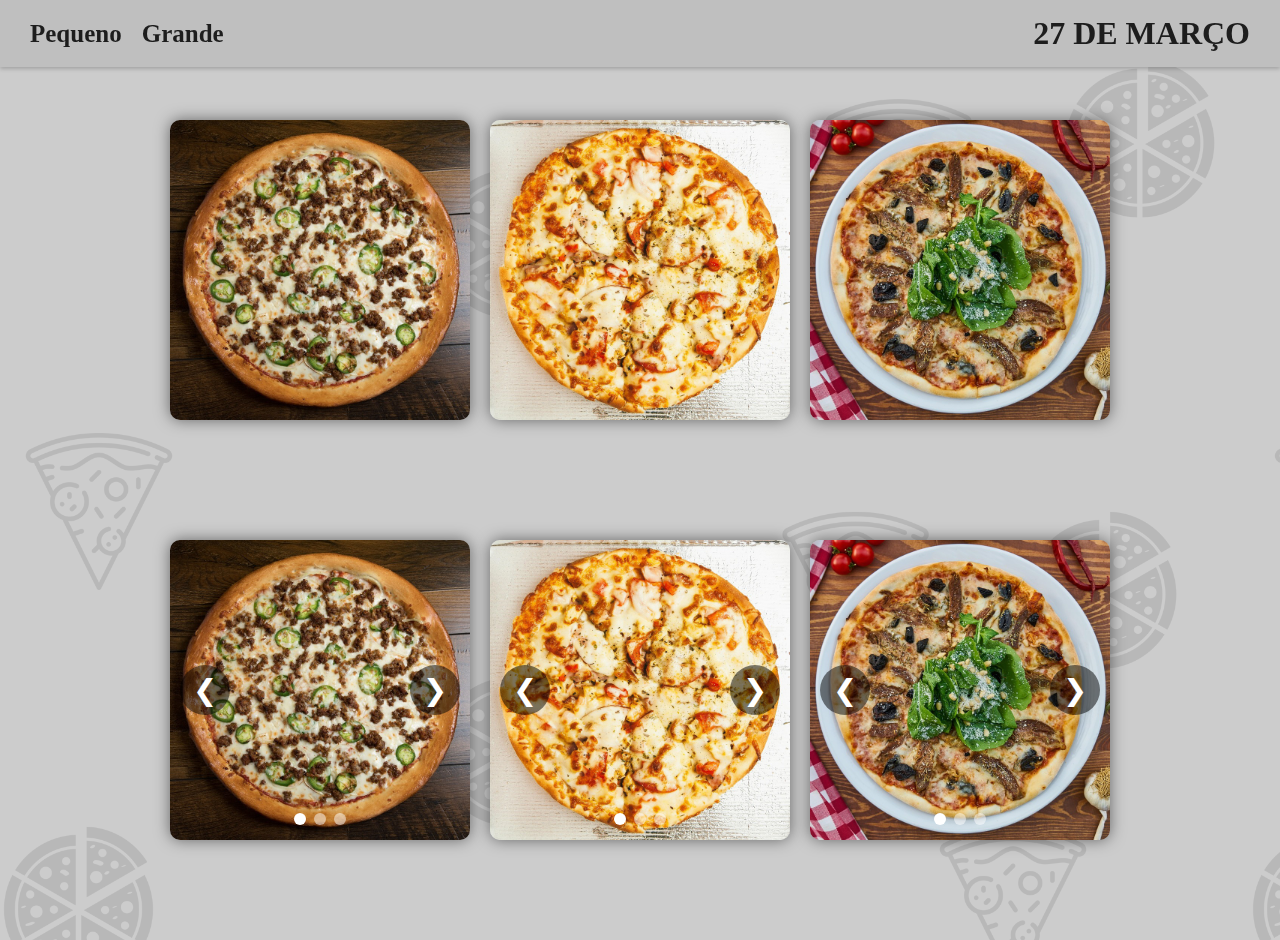
<file: carrossel/index.html>
<!DOCTYPE html>
<html lang="pt-BR">
  <head>
    <meta charset="UTF-8" />
    <meta name="viewport" content="width=device-width, initial-scale=1.0" />
    <title>Três Carrosséis</title>
    <link rel="stylesheet" href="./css/style.css" />
  </head>
  <body>
    <header>
      <nav class="navbar">
        <ul class="menu">
          <li><a href="./index.html">Pequeno</a></li>
          <li><a href="./carrossel.html">Grande</a></li>
        </ul>
        <h1 class="logo">27 DE MARÇO</h1>
      </nav>
    </header>

    <div class="carrosseis-container">
      <div class="carrossel" data-carrossel="1">
        <img src="./imagens/1.jpg" alt="Imagem 1" class="slide ativo" />
        <img src="./imagens/2.jpg" alt="Imagem 2" class="slide" />
        <img src="./imagens/3.jpg" alt="Imagem 3" class="slide" />
      </div>
      <div class="carrossel" data-carrossel="2">
        <img src="./imagens/4.jpg" alt="Imagem 4" class="slide ativo" />
        <img src="./imagens/5.jpg" alt="Imagem 5" class="slide" />
        <img src="./imagens/6.jpg" alt="Imagem 6" class="slide" />
      </div>
      <div class="carrossel" data-carrossel="3">
        <img src="./imagens/7.jpg" alt="Imagem 7" class="slide ativo" />
        <img src="./imagens/8.jpg" alt="Imagem 8" class="slide" />
        <img src="./imagens/9.jpg" alt="Imagem 9" class="slide" />
      </div>
    </div>

    <div class="carrosseis-container manuais">
      <div class="carrossel-manual">
        <img src="./imagens/1.jpg" class="slide ativo" />
        <img src="./imagens/2.jpg" class="slide" />
        <img src="./imagens/3.jpg" class="slide" />
        <button class="anterior">&#10094;</button>
        <button class="proximo">&#10095;</button>
        <div class="indicadores">
          <span class="indicador"></span>
          <span class="indicador"></span>
          <span class="indicador"></span>
        </div>
      </div>

      <div class="carrossel-manual">
        <img src="./imagens/4.jpg" class="slide ativo" />
        <img src="./imagens/5.jpg" class="slide" />
        <img src="./imagens/6.jpg" class="slide" />
        <button class="anterior">&#10094;</button>
        <button class="proximo">&#10095;</button>
        <div class="indicadores">
          <span class="indicador"></span>
          <span class="indicador"></span>
          <span class="indicador"></span>
        </div>
      </div>

      <div class="carrossel-manual">
        <img src="./imagens/7.jpg" class="slide ativo" />
        <img src="./imagens/8.jpg" class="slide" />
        <img src="./imagens/9.jpg" class="slide" />
        <button class="anterior">&#10094;</button>
        <button class="proximo">&#10095;</button>
        <div class="indicadores">
          <span class="indicador"></span>
          <span class="indicador"></span>
          <span class="indicador"></span>
        </div>
      </div>
    </div>

    <script src="./script/script.js"></script>
  </body>
</html>
</file>
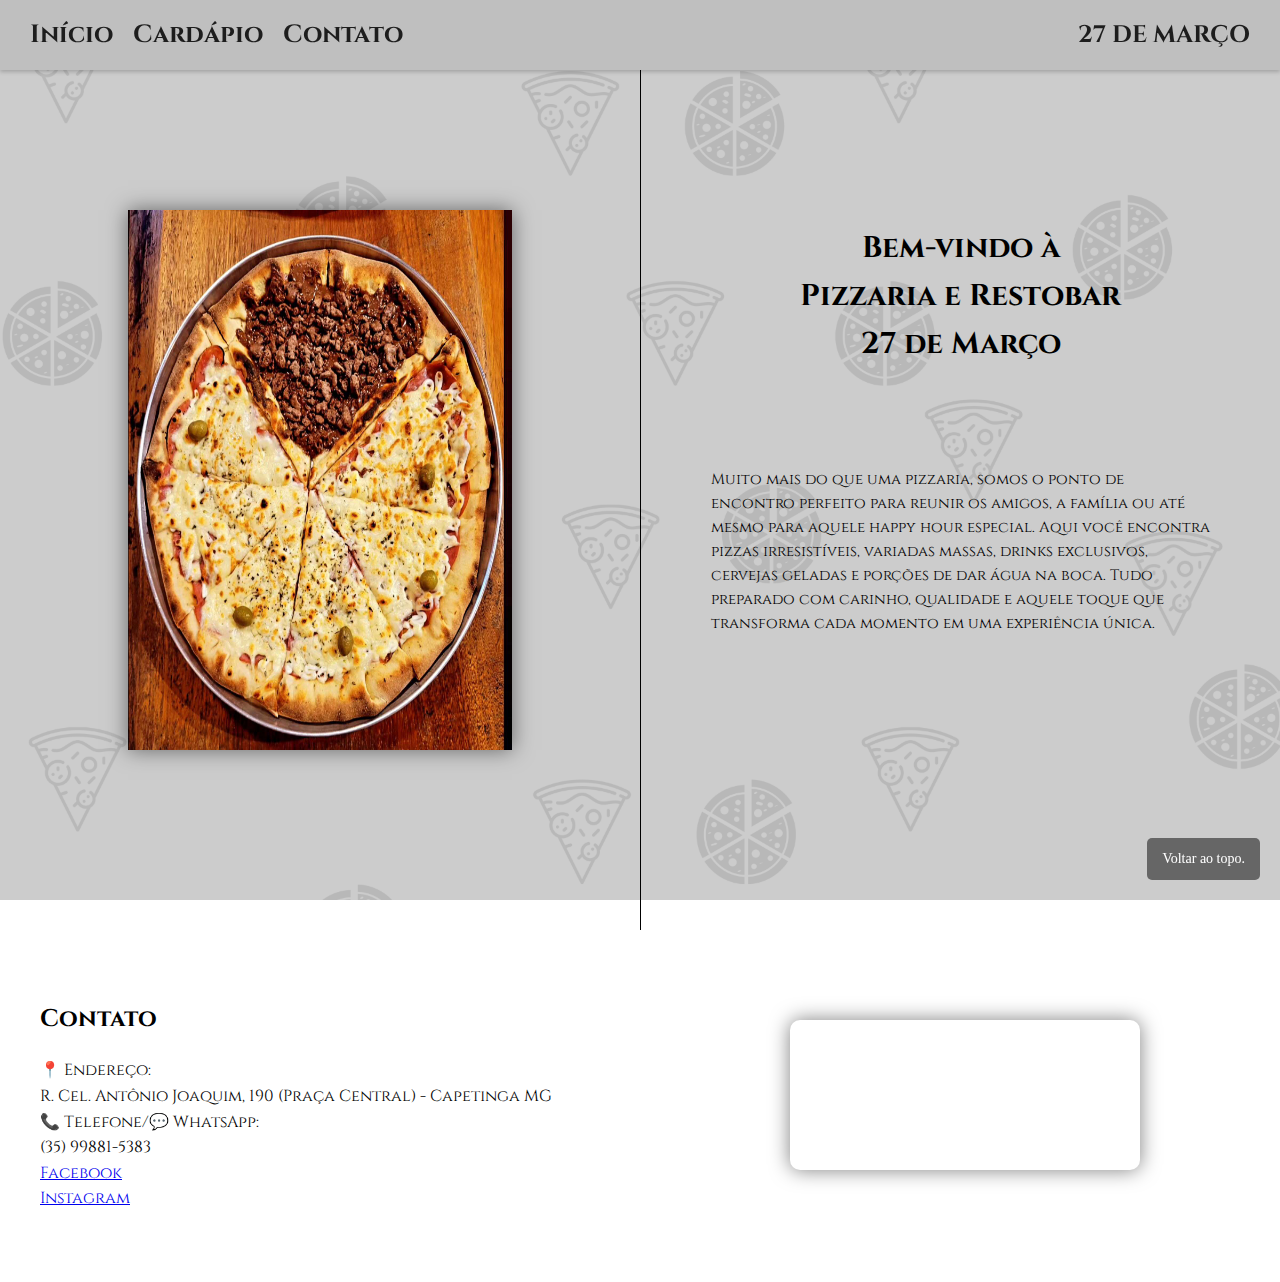
<file: landPage/index.html>
<!DOCTYPE html>
<html lang="pt-BR">
  <head>
    <meta charset="UTF-8" />
    <meta name="viewport" content="width=device-width, initial-scale=1.0" />
    <title>Pizzaria 27 de Março</title>
    <link rel="stylesheet" href="./Css/Style.css" />
    <link
      href="https://fonts.googleapis.com/css2?family=Cinzel:wght@400..900&display=swap"
      rel="stylesheet"
    />
  </head>
  <body>
    <header>
      <nav class="navbar">
        <ul class="menu">
          <li><a href="index.html#">Início</a></li>
          <li><a href="cardapio.html">Cardápio</a></li>
          <li><a href="#contato">Contato</a></li>
        </ul>
        <h1 class="logo">27 DE MARÇO</h1>
      </nav>
    </header>
    <div id="topodapagina"></div>
    <a href="#topodapagina" class="topoBtn">Voltar ao topo.</a>
    <div class="containerinicio">
      <div class="parte1">
        <img
          src="./Imagens/pizzaGrandejpg.jpg"
          alt="Imagem de Pizza"
          class="pInicio"
        />
        <img
          src="./Imagens/logotamanhopizza.jpg"
          alt="Logo"
          class="logoInicio"
        />
      </div>
      <div class="parte2">
        <section id="inicio">
          <h2>
            Bem-vindo à <br />
            Pizzaria e Restobar <br />
            27 de Março
          </h2>
          <p>
            Muito mais do que uma pizzaria, somos o ponto de encontro perfeito
            para reunir os amigos, a família ou até mesmo para aquele happy hour
            especial. Aqui você encontra pizzas irresistíveis, variadas massas,
            drinks exclusivos, cervejas geladas e porções de dar água na boca.
            Tudo preparado com carinho, qualidade e aquele toque que transforma
            cada momento em uma experiência única.
          </p>
        </section>
      </div>
    </div>
    <div class="containercontato">
      <div class="containercontato1">
        <section id="contato" class="contato">
          <h2>Contato</h2>
          <p>
            📍 Endereço: <br />
            R. Cel. Antônio Joaquim, 190 (Praça Central) - Capetinga MG
          </p>
          <p>
            📞 Telefone/💬 WhatsApp: <br />
            (35) 99881-5383
          </p>
          <p>
            <a
              href="https://www.facebook.com/profile.php?id=61567192179245"
              target="_blank"
              >Facebook</a
            >
          </p>
          <p>
            <a
              href="https://www.instagram.com/pizzaria27demarco?utm_source=ig_web_button_share_sheet&igsh=ZDNlZDc0MzIxNw=="
              >Instagram</a
            >
          </p>
        </section>
      </div>
      <div class="containercontato2">
        <iframe
          class="localizacao"
          src="https://www.google.com/maps/embed?pb=!1m18!1m12!1m3!1d933.5696729021076!2d-47.05675331763481!3d-20.61749418105589!2m3!1f0!2f0!3f0!3m2!1i1024!2i768!4f13.1!3m3!1m2!1s0x94b7332610d1c18f%3A0xe9f4d1979d5e9035!2sRestobar%20e%20pizzaria%2027%20de%20Mar%C3%A7o!5e0!3m2!1spt-BR!2sbr!4v1758847616892!5m2!1spt-BR!2sbr"
          width="600"
          height="450"
          style="border: 0"
          allowfullscreen=""
          loading="lazy"
          referrerpolicy="no-referrer-when-downgrade"
        ></iframe>
      </div>
    </div>
  </body>
</html>
</file>
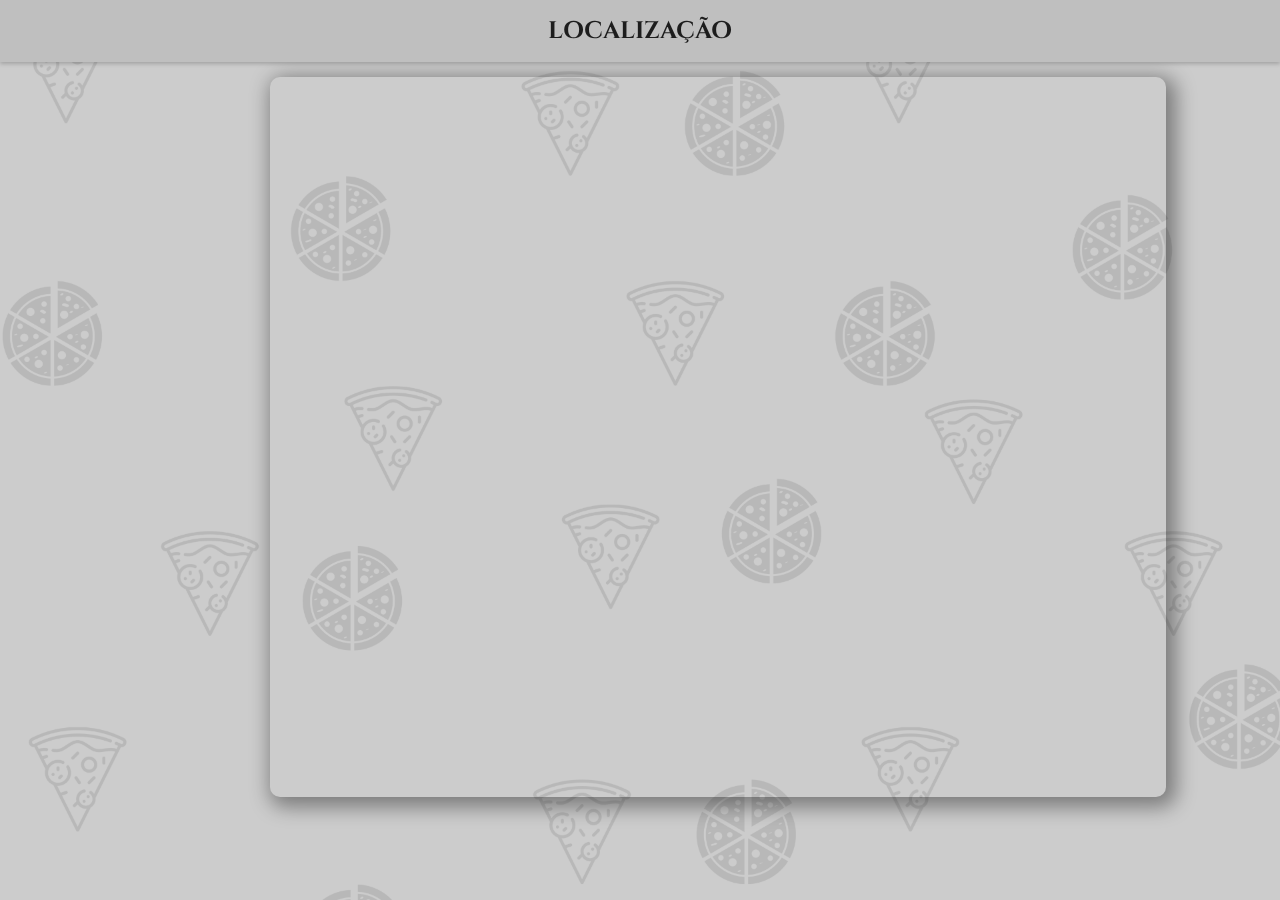
<file: localizacao/index.html>
<!DOCTYPE html>
<html lang="pt-BR">
  <head>
    <meta charset="UTF-8" />
    <meta name="viewport" content="width=device-width, initial-scale=1.0" />
    <title>Localização</title>
    <link rel="stylesheet" href="./css/style.css" />
  </head>
  <body>
    <header>
      <h2>LOCALIZAÇÃO</h2>
    </header>
    <div class="localizacao">
      <iframe
        src="https://www.google.com/maps/embed?pb=!1m14!1m8!1m3!1d3734.2721490184204!2d-47.056436!3d-20.617761!3m2!1i1024!2i768!4f13.1!3m3!1m2!1s0x94b7332610d1c18f%3A0xe9f4d1979d5e9035!2sRestobar%20e%20pizzaria%2027%20de%20Mar%C3%A7o!5e0!3m2!1spt-BR!2sbr!4v1763242744780!5m2!1spt-BR!2sbr"
        width="100%"
        height="100%"
        style="border: 0"
        allowfullscreen=""
        loading="lazy"
        referrerpolicy="no-referrer-when-downgrade"
      ></iframe>
    </div>
  </body>
</html>
</file>
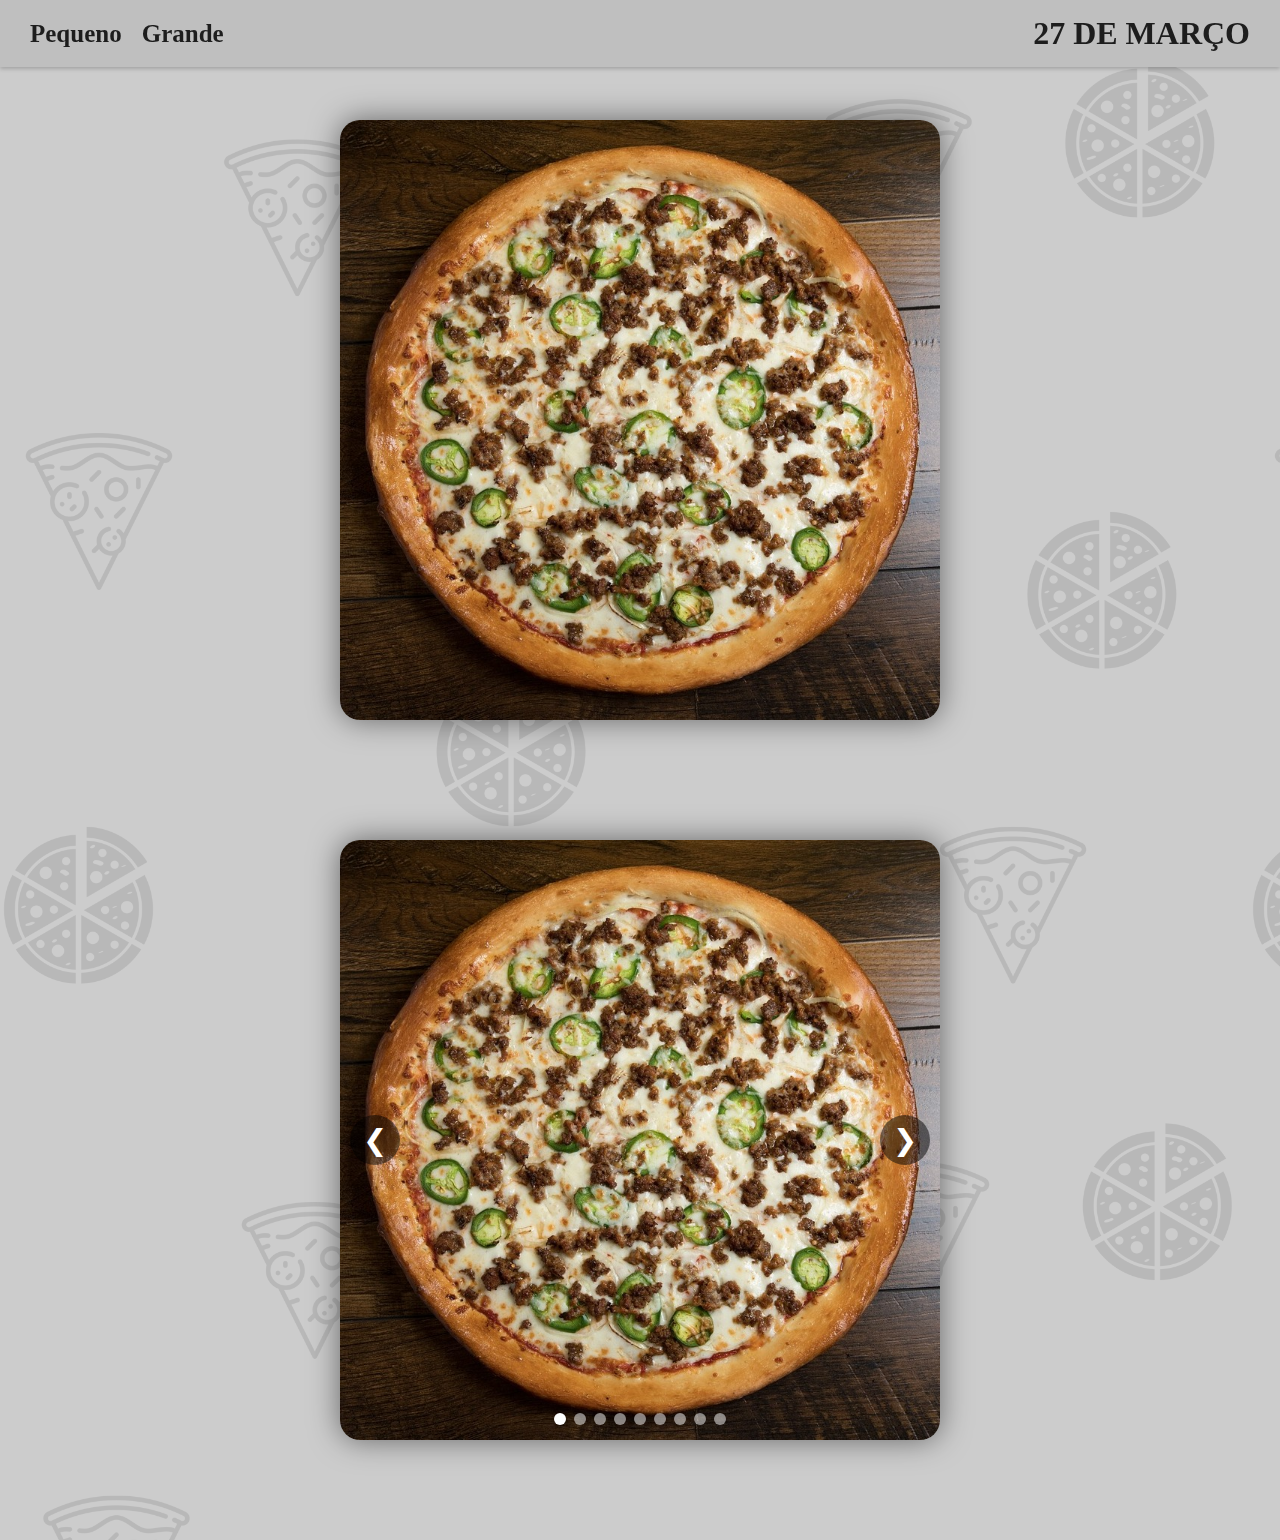
<file: carrossel/carrossel.html>
<!DOCTYPE html>
<html lang="pt-BR">
  <head>
    <meta charset="UTF-8" />
    <meta name="viewport" content="width=device-width, initial-scale=1.0" />
    <title>Carrossel</title>
    <link rel="stylesheet" href="./css/carrossel.css" />
  </head>
  <body>
    <header>
      <nav class="navbar">
        <ul class="menu">
          <li><a href="./index.html">Pequeno</a></li>
          <li><a href="./carrossel.html">Grande</a></li>
        </ul>
        <h1 class="logo">27 DE MARÇO</h1>
      </nav>
    </header>

    <div class="carrossel-grande">
      <img src="./imagens/1.jpg" class="slide ativo" />
      <img src="./imagens/2.jpg" class="slide" />
      <img src="./imagens/3.jpg" class="slide" />
      <img src="./imagens/4.jpg" class="slide" />
      <img src="./imagens/5.jpg" class="slide" />
      <img src="./imagens/6.jpg" class="slide" />
      <img src="./imagens/7.jpg" class="slide" />
      <img src="./imagens/8.jpg" class="slide" />
      <img src="./imagens/9.jpg" class="slide" />
    </div>

    <div class="carrossel-grande manual">
      <img src="./imagens/1.jpg" class="slide ativo" />
      <img src="./imagens/2.jpg" class="slide" />
      <img src="./imagens/3.jpg" class="slide" />
      <img src="./imagens/4.jpg" class="slide" />
      <img src="./imagens/5.jpg" class="slide" />
      <img src="./imagens/6.jpg" class="slide" />
      <img src="./imagens/7.jpg" class="slide" />
      <img src="./imagens/8.jpg" class="slide" />
      <img src="./imagens/9.jpg" class="slide" />

      <button class="anterior">&#10094;</button>
      <button class="proximo">&#10095;</button>
      <div class="indicadores">
        <span class="indicador"></span>
        <span class="indicador"></span>
        <span class="indicador"></span>
        <span class="indicador"></span>
        <span class="indicador"></span>
        <span class="indicador"></span>
        <span class="indicador"></span>
        <span class="indicador"></span>
        <span class="indicador"></span>
      </div>
    </div>

    <script src="./script/script.js"></script>
  </body>
</html>
</file>
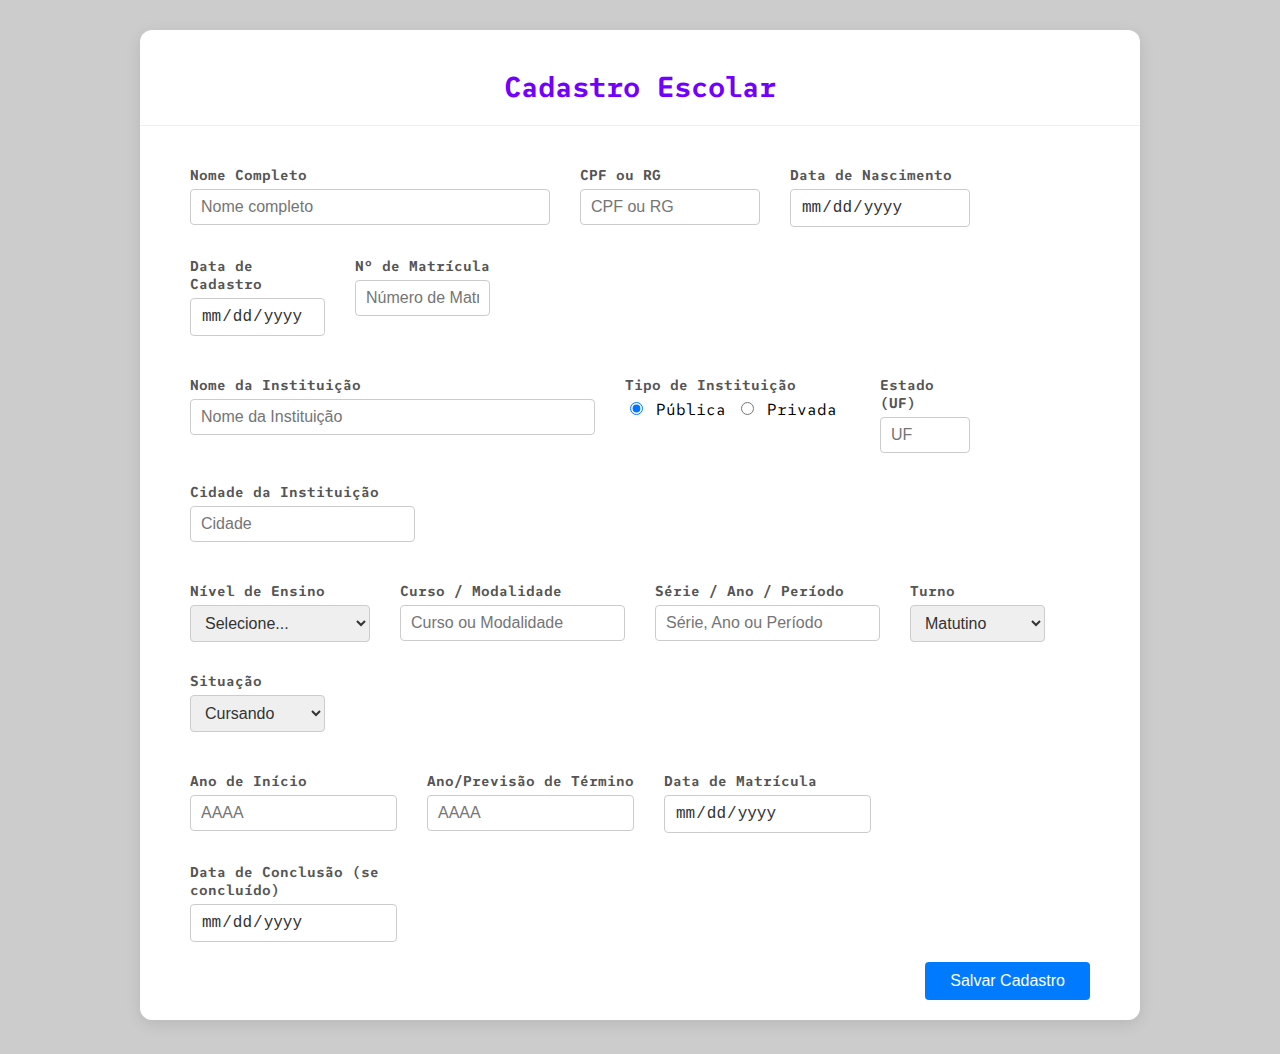
<file: dadosEstudantis/escolar.html>
<!DOCTYPE html>
<html lang="pt-BR">
  <head>
    <meta charset="UTF-8" />
    <meta name="viewport" content="width=device-width, initial-scale=1.0" />
    <title>Cadastro Escolar</title>
    <link rel="stylesheet" href="./css/escolar.css" />
    <link rel="preconnect" href="https://fonts.googleapis.com" />
    <link rel="preconnect" href="https://fonts.gstatic.com" crossorigin />
    <link
      href="https://fonts.googleapis.com/css2?family=SUSE+Mono:ital,wght@0,100..800;1,100..800&display=swap"
      rel="stylesheet"
    />
  </head>
  <body>
    <div class="form-container">
      <h1 class="form-title">Cadastro Escolar</h1>

      <div class="secao" id="secao1">
        <div class="aluno-nome">
          <p>Nome Completo</p>
          <input type="text" placeholder="Nome completo" />
        </div>
        <div class="aluno-identificacao">
          <p>CPF ou RG</p>
          <input type="text" placeholder="CPF ou RG" />
        </div>
        <div class="aluno-datanascimento">
          <p>Data de Nascimento</p>
          <input type="date" />
        </div>
        <div class="aluno-datacadastro">
          <p>Data de Cadastro</p>
          <input type="date" />
        </div>
        <div class="aluno-matricula">
          <p>Nº de Matrícula</p>
          <input type="text" placeholder="Número de Matrícula" />
        </div>
      </div>

      <div class="secao" id="secao2">
        <div class="inst-nome">
          <p>Nome da Instituição</p>
          <input type="text" placeholder="Nome da Instituição" />
        </div>
        <div class="inst-tipo">
          <p>Tipo de Instituição</p>
          <label>
            <input type="radio" name="tipo-inst" value="P" checked />
            Pública
          </label>
          <label>
            <input type="radio" name="tipo-inst" value="R" />
            Privada
          </label>
        </div>
        <div class="inst-estado">
          <p>Estado (UF)</p>
          <input type="text" maxlength="2" placeholder="UF" />
        </div>
        <div class="inst-cidade">
          <p>Cidade da Instituição</p>
          <input type="text" placeholder="Cidade" />
        </div>
      </div>

      <div class="secao" id="secao3">
        <div class="esc-nivel">
          <p>Nível de Ensino</p>
          <select>
            <option value="">Selecione...</option>
            <option value="FI">Fundamental I (1º ao 5º ano)</option>
            <option value="FII">Fundamental II (6º ao 9º ano)</option>
            <option value="M">Ensino Médio</option>
            <option value="T">Técnico</option>
            <option value="S">Superior</option>
            <option value="P">Pós-Graduação</option>
          </select>
        </div>
        <div class="esc-curso">
          <p>Curso / Modalidade</p>
          <input type="text" placeholder="Curso ou Modalidade" />
        </div>
        <div class="esc-serie">
          <p>Série / Ano / Período</p>
          <input type="text" placeholder="Série, Ano ou Período" />
        </div>
        <div class="esc-turno">
          <p>Turno</p>
          <select>
            <option value="M">Matutino</option>
            <option value="V">Vespertino</option>
            <option value="N">Noturno</option>
            <option value="I">Integral</option>
          </select>
        </div>
        <div class="esc-situacao">
          <p>Situação</p>
          <select>
            <option value="C">Cursando</option>
            <option value="CON">Concluído</option>
            <option value="T">Trancado</option>
            <option value="TRA">Transferido</option>
          </select>
        </div>
      </div>

      <div class="secao" id="secao4">
        <div class="data-inicio">
          <p>Ano de Início</p>
          <input type="number" min="1900" max="2099" placeholder="AAAA" />
        </div>
        <div class="data-termino">
          <p>Ano/Previsão de Término</p>
          <input type="number" min="1900" max="2099" placeholder="AAAA" />
        </div>
        <div class="data-matricula">
          <p>Data de Matrícula</p>
          <input type="date" />
        </div>
        <div class="data-conclusao">
          <p>Data de Conclusão (se concluído)</p>
          <input type="date" />
        </div>
      </div>

      <div class="secao" style="justify-content: flex-end; padding-top: 0">
        <button
          style="
            padding: 10px 25px;
            background-color: #007bff;
            color: white;
            border: none;
            border-radius: 4px;
            font-size: 1rem;
            cursor: pointer;
            transition: background-color 0.3s;
          "
        >
          Salvar Cadastro
        </button>
      </div>
    </div>
  </body>
</html>
</file>
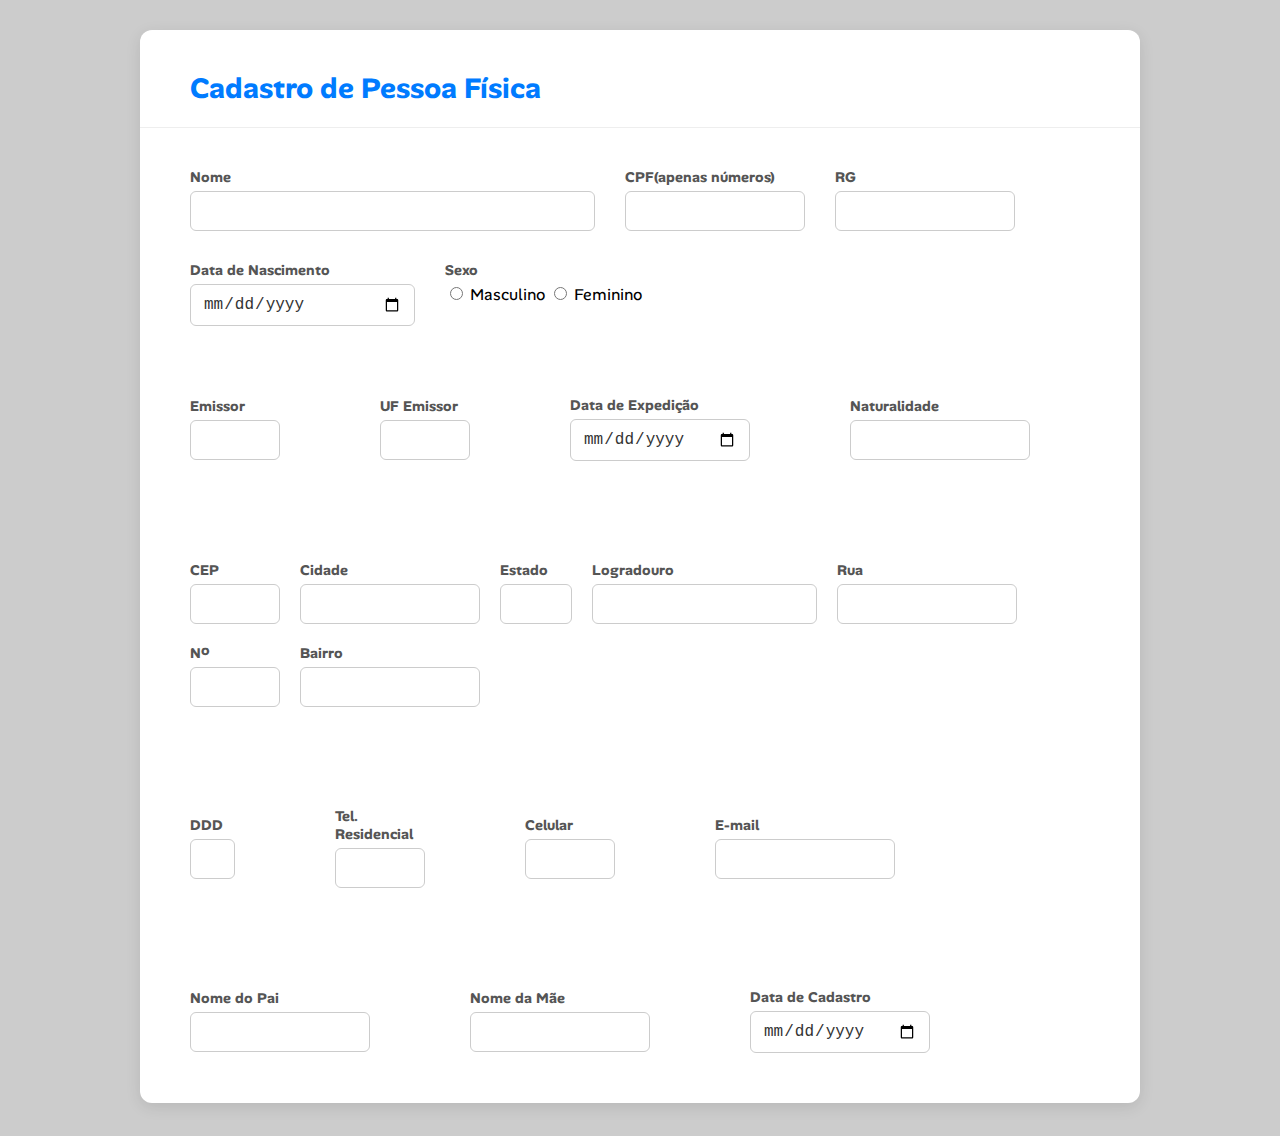
<file: dadosPessoais/pessoafisica.html>
<!DOCTYPE html>
<html lang="pt-BR">
  <head>
    <meta charset="UTF-8" />
    <meta name="viewport" content="width=device-width, initial-scale=1.0" />
    <title>Cadastro Pessoa Fisica</title>
    <link rel="stylesheet" href="./css/pessoafisica.css" />
    <link rel="preconnect" href="https://fonts.googleapis.com" />
    <link rel="preconnect" href="https://fonts.gstatic.com" crossorigin />
    <link
      href="https://fonts.googleapis.com/css2?family=Alan+Sans:wght@300..900&display=swap"
      rel="stylesheet"
    />
  </head>
  <body>
    <div class="form-container">
      <h1 class="form-title">Cadastro de Pessoa Física</h1>
      <div class="secao1">
        <div class="nome">
          <p>Nome</p>
          <input type="text" />
        </div>
        <div class="cpf">
          <p>CPF(apenas números)</p>
          <input type="text" maxlength="11" />
        </div>
        <div class="rg">
          <p>RG</p>
          <input type="text" />
        </div>
        <div class="datanasci">
          <p>Data de Nascimento</p>
          <input type="date" />
        </div>
        <div class="sexo">
          <p>Sexo</p>
          <label>
            <input type="radio" value="M" />
            Masculino
          </label>
          <label>
            <input type="radio" value="F" />
            Feminino
          </label>
        </div>
      </div>
      <div class="secao2">
        <div class="emissor">
          <p>Emissor</p>
          <input type="text" />
        </div>
        <div class="uf">
          <p>UF Emissor</p>
          <input type="text" maxlength="2" />
        </div>
        <div class="dataexpe">
          <p>Data de Expedição</p>
          <input type="date" />
        </div>
        <div class="naturalidade">
          <p>Naturalidade</p>
          <input type="text" />
        </div>
      </div>
      <div class="secao3">
        <div class="cep">
          <p>CEP</p>
          <input type="text" maxlength="9" />
        </div>
        <div class="cidade">
          <p>Cidade</p>
          <input type="text" />
        </div>
        <div class="estado">
          <p>Estado</p>
          <input type="text" maxlength="2" />
        </div>
        <div class="logradouro">
          <p>Logradouro</p>
          <input type="text" />
        </div>
        <div class="rua">
          <p>Rua</p>
          <input type="text" />
        </div>
        <div class="numero_res">
          <p>Nº</p>
          <input type="number" min="1" />
        </div>
        <div class="bairro">
          <p>Bairro</p>
          <input type="text" />
        </div>
      </div>
      <div class="secao4">
        <div class="dddresidencial">
          <p>DDD</p>
          <input type="tel" maxlength="2" size="3" />
        </div>
        <div class="numeroresidencial">
          <p>Tel. Residencial</p>
          <input type="tel" maxlength="9" />
        </div>
        <div class="celular">
          <p>Celular</p>
          <input type="tel" maxlength="11" />
        </div>
        <div class="email">
          <p>E-mail</p>
          <input type="email" />
        </div>
      </div>
      <div class="secao5">
        <div class="nome_pai">
          <p>Nome do Pai</p>
          <input type="text" />
        </div>
        <div class="nome_mae">
          <p>Nome da Mãe</p>
          <input type="text" />
        </div>
        <div class="data_cadastro">
          <p>Data de Cadastro</p>
          <input type="date" />
        </div>
      </div>
    </div>
  </body>
</html>
</file>
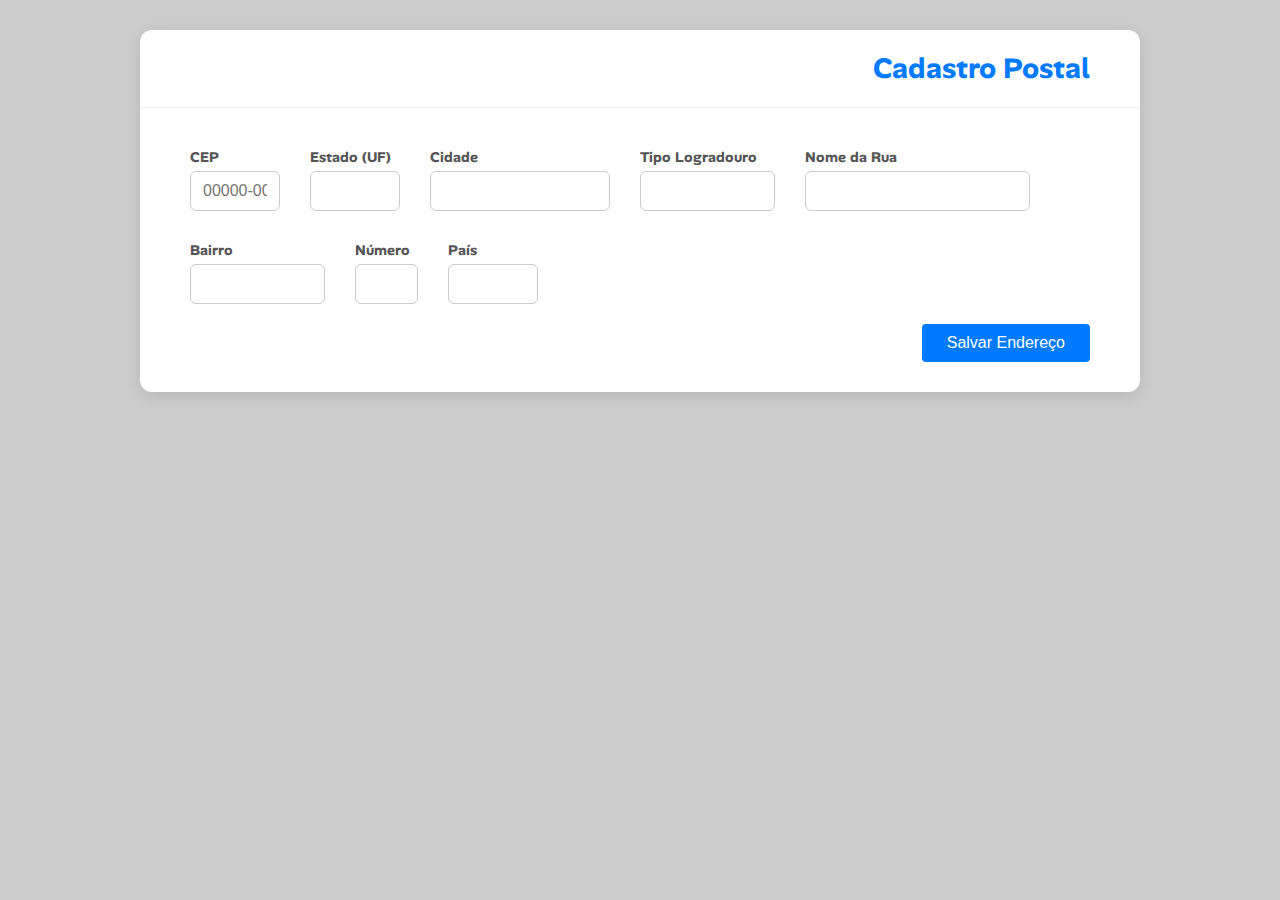
<file: dadosPostais/cadastro_postal.html>
<!DOCTYPE html>
<html lang="pt-BR">
  <head>
    <meta charset="UTF-8" />
    <meta name="viewport" content="width=device-width, initial-scale=1.0" />
    <title>Cadastro Postal</title>
    <link rel="stylesheet" href="./css/cadastro_postal.css" />
    <link rel="preconnect" href="https://fonts.googleapis.com" />
    <link rel="preconnect" href="https://fonts.gstatic.com" crossorigin />
    <link
      href="https://fonts.googleapis.com/css2?family=Alan+Sans:wght@300..900&display=swap"
      rel="stylesheet"
    />
  </head>
  <body>
    <div class="form-container">
      <h1 class="form-title">Cadastro Postal</h1>

      <div class="secao1">
        <div class="cep">
          <p>CEP</p>
          <input type="text" id="cep" maxlength="9" placeholder="00000-000" />
        </div>
        <div class="estado">
          <p>Estado (UF)</p>
          <input type="text" id="estado" maxlength="2" />
        </div>
        <div class="cidade">
          <p>Cidade</p>
          <input type="text" id="cidade" />
        </div>
        <div class="tipo_logradouro">
          <p>Tipo Logradouro</p>
          <input type="text" id="tipo_logradouro" />
        </div>
        <div class="nome_rua">
          <p>Nome da Rua</p>
          <input type="text" id="nome_rua" />
        </div>
        <div class="bairro">
          <p>Bairro</p>
          <input type="text" id="bairro" />
        </div>
        <div class="numero_res">
          <p>Número</p>
          <input type="number" id="numero_res" min="1" />
        </div>
        <div class="pais">
          <p>País</p>
          <input type="text" id="pais" value="" />
        </div>
      </div>
      <div class="secao2" style="justify-content: flex-end">
        <button>Salvar Endereço</button>
      </div>
    </div>

    <script src="./js/cadastro_postal.js"></script>
  </body>
</html>
</file>
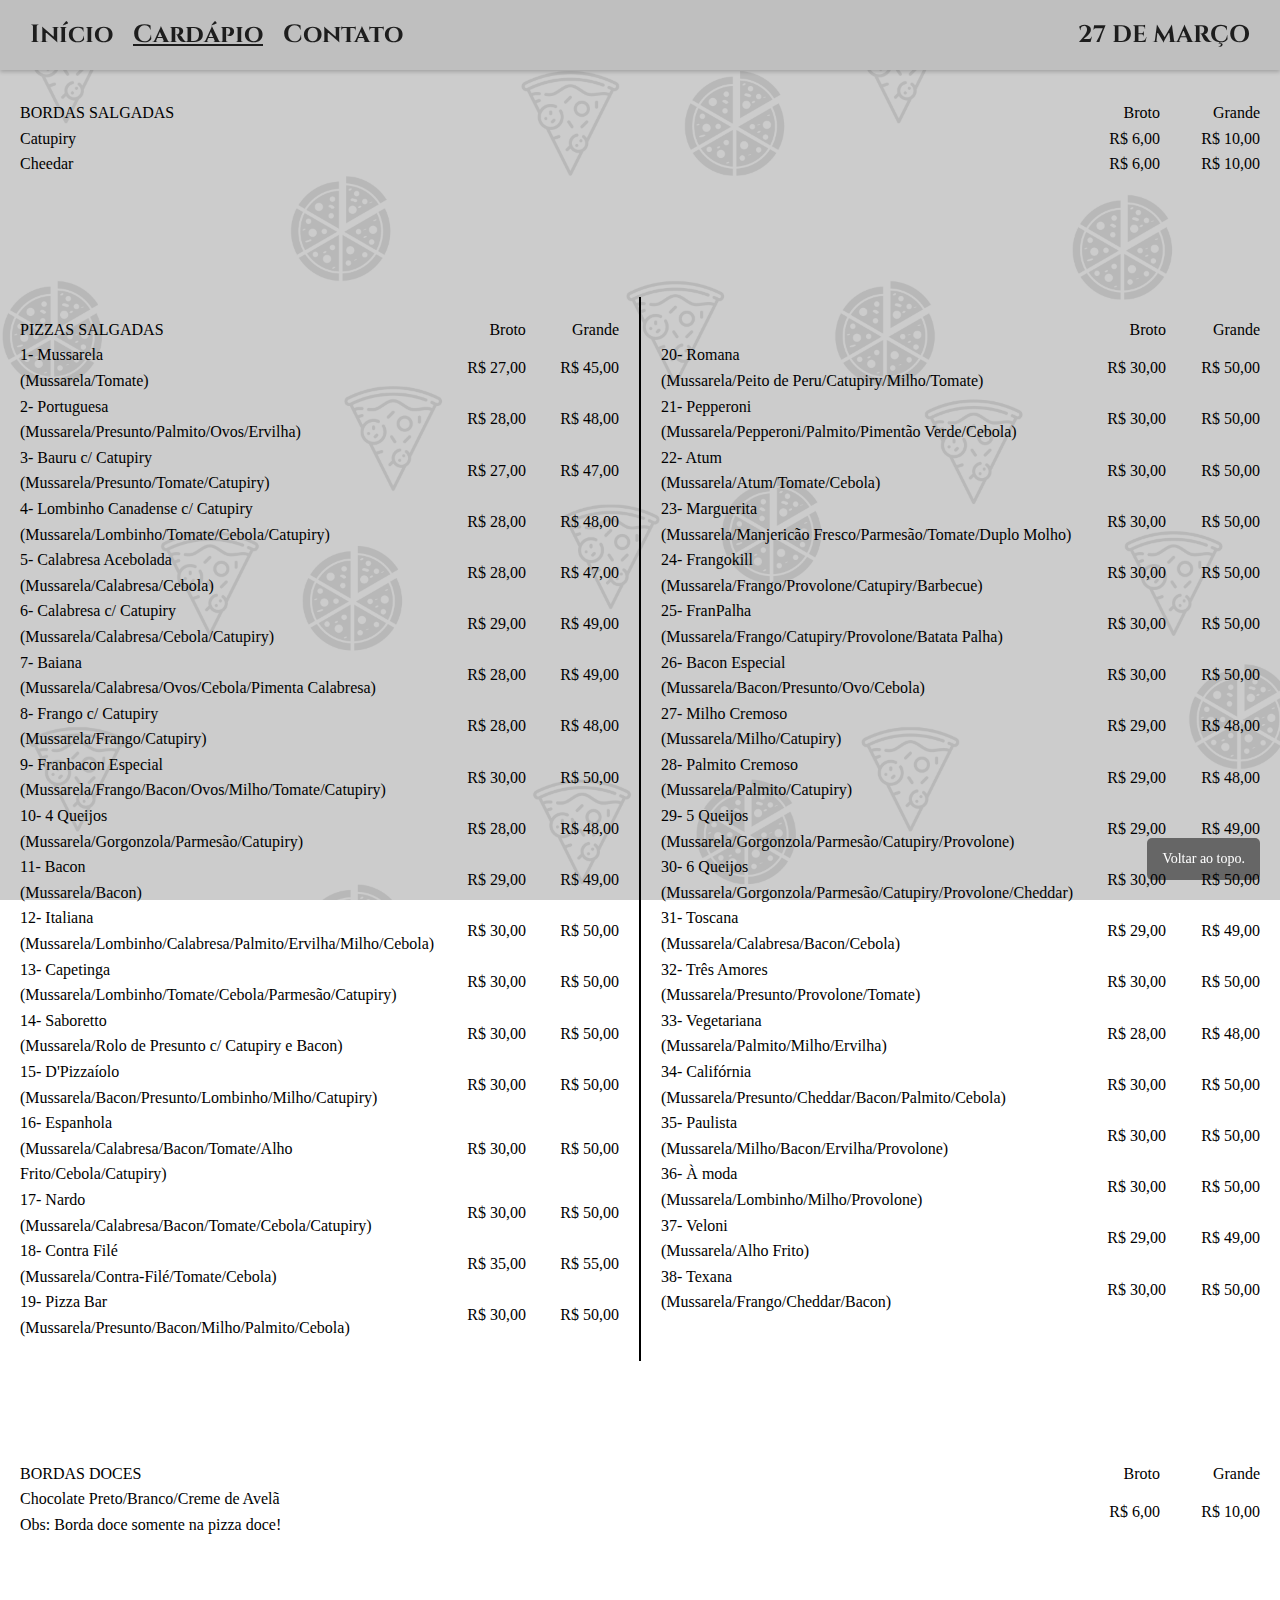
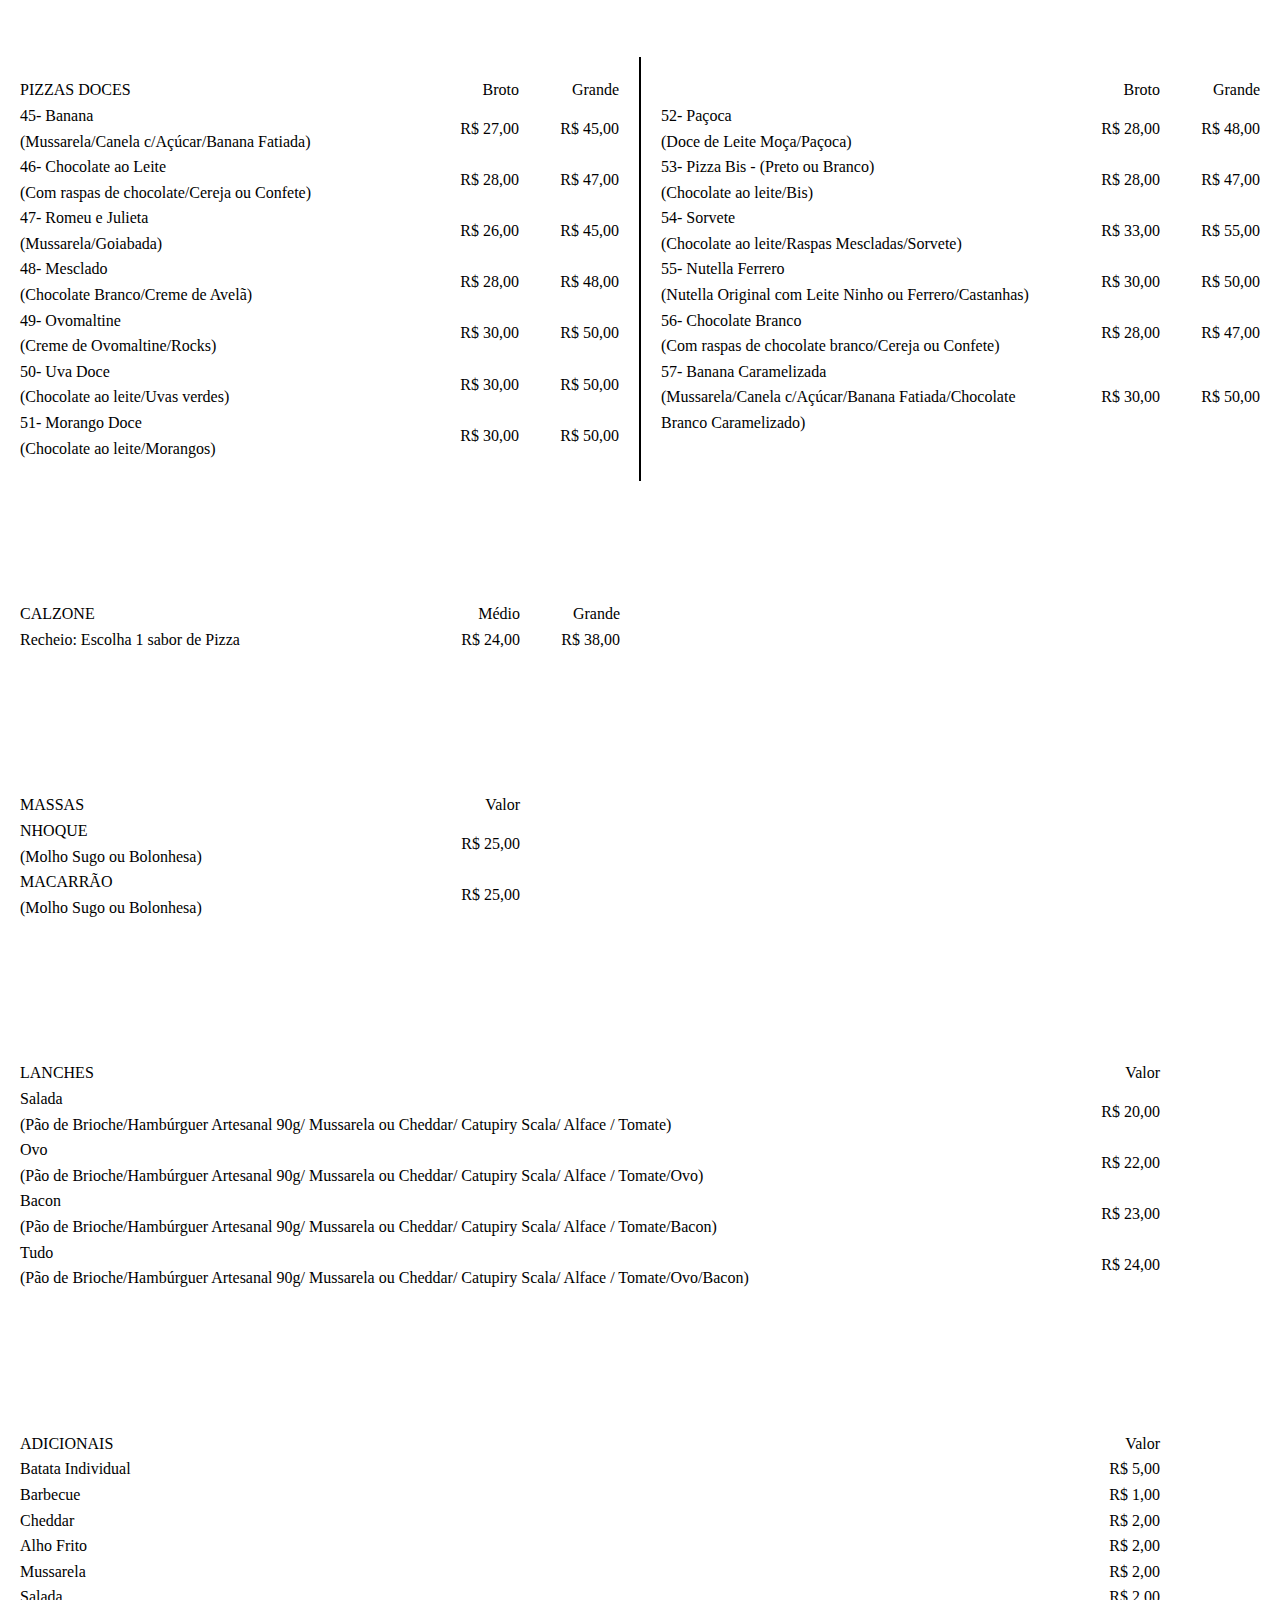
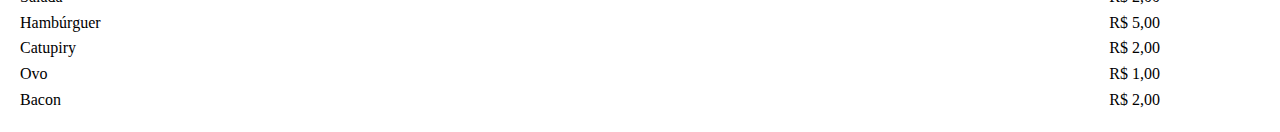
<file: landPage/cardapio.html>
<!DOCTYPE html>
<html lang="pt-BR">
  <head>
    <meta charset="UTF-8" />
    <meta name="viewport" content="width=device-width, initial-scale=1.0" />
    <title>Cardápio - Pizzaria 27 de Março</title>
    <link rel="stylesheet" href="./Css/Style.css" />
    <link rel="stylesheet" href="./Css/cardapioestilo.css" />
  </head>
  <body>
    <header>
      <nav class="navbar">
        <ul class="menu">
          <li><a href="index.html#inicio">Início</a></li>
          <li><a href="cardapio.html" class="ativo">Cardápio</a></li>
          <li><a href="index.html#contato">Contato</a></li>
        </ul>
        <h1 class="logo">27 DE MARÇO</h1>
      </nav>
    </header>
    <div id="topodapagina"></div>
    <a href="#topodapagina" class="topoBtn">Voltar ao topo.</a>
    <div class="bordassalgadas">
      <table>
        <tr>
          <td class="sabor">BORDAS SALGADAS</td>
          <td class="preco">Broto</td>
          <td class="preco">Grande</td>
        </tr>
        <tr>
          <td class="sabor">Catupiry</td>
          <td class="preco">R$ 6,00</td>
          <td class="preco">R$ 10,00</td>
        </tr>
        <tr>
          <td class="sabor">Cheedar</td>
          <td class="preco">R$ 6,00</td>
          <td class="preco">R$ 10,00</td>
        </tr>
      </table>
    </div>
    <div class="containercardapio">
      <div class="cardapio1">
        <table>
          <tr>
            <td class="sabor">PIZZAS SALGADAS</td>
            <td class="preco">Broto</td>
            <td class="preco">Grande</td>
          </tr>
          <tr>
            <td class="sabor">
              <span class="nome-pizza">1- Mussarela</span>
              <p class="ingredientes">(Mussarela/Tomate)</p>
            </td>
            <td class="preco">R$ 27,00</td>
            <td class="preco">R$ 45,00</td>
          </tr>
          <tr>
            <td class="sabor">
              <span class="nome-pizza">2- Portuguesa</span>
              <p class="ingredientes">
                (Mussarela/Presunto/Palmito/Ovos/Ervilha)
              </p>
            </td>
            <td class="preco">R$ 28,00</td>
            <td class="preco">R$ 48,00</td>
          </tr>
          <tr>
            <td class="sabor">
              <span class="nome-pizza">3- Bauru c/ Catupiry</span>
              <p class="ingredientes">(Mussarela/Presunto/Tomate/Catupiry)</p>
            </td>
            <td class="preco">R$ 27,00</td>
            <td class="preco">R$ 47,00</td>
          </tr>
          <tr>
            <td class="sabor">
              <span class="nome-pizza">4- Lombinho Canadense c/ Catupiry</span>
              <p class="ingredientes">
                (Mussarela/Lombinho/Tomate/Cebola/Catupiry)
              </p>
            </td>
            <td class="preco">R$ 28,00</td>
            <td class="preco">R$ 48,00</td>
          </tr>
          <tr>
            <td class="sabor">
              <span class="nome-pizza">5- Calabresa Acebolada</span>
              <p class="ingredientes">(Mussarela/Calabresa/Cebola)</p>
            </td>
            <td class="preco">R$ 28,00</td>
            <td class="preco">R$ 47,00</td>
          </tr>
          <tr>
            <td class="sabor">
              <span class="nome-pizza">6- Calabresa c/ Catupiry</span>
              <p class="ingredientes">(Mussarela/Calabresa/Cebola/Catupiry)</p>
            </td>
            <td class="preco">R$ 29,00</td>
            <td class="preco">R$ 49,00</td>
          </tr>
          <tr>
            <td class="sabor">
              <span class="nome-pizza">7- Baiana</span>
              <p class="ingredientes">
                (Mussarela/Calabresa/Ovos/Cebola/Pimenta Calabresa)
              </p>
            </td>
            <td class="preco">R$ 28,00</td>
            <td class="preco">R$ 49,00</td>
          </tr>
          <tr>
            <td class="sabor">
              <span class="nome-pizza">8- Frango c/ Catupiry</span>
              <p class="ingredientes">(Mussarela/Frango/Catupiry)</p>
            </td>
            <td class="preco">R$ 28,00</td>
            <td class="preco">R$ 48,00</td>
          </tr>

          <tr>
            <td class="sabor">
              <span class="nome-pizza">9- Franbacon Especial</span>
              <p class="ingredientes">
                (Mussarela/Frango/Bacon/Ovos/Milho/Tomate/Catupiry)
              </p>
            </td>
            <td class="preco">R$ 30,00</td>
            <td class="preco">R$ 50,00</td>
          </tr>
          <tr>
            <td class="sabor">
              <span class="nome-pizza">10- 4 Queijos</span>
              <p class="ingredientes">
                (Mussarela/Gorgonzola/Parmesão/Catupiry)
              </p>
            </td>
            <td class="preco">R$ 28,00</td>
            <td class="preco">R$ 48,00</td>
          </tr>
          <tr>
            <td class="sabor">
              <span class="nome-pizza">11- Bacon</span>
              <p class="ingredientes">(Mussarela/Bacon)</p>
            </td>
            <td class="preco">R$ 29,00</td>
            <td class="preco">R$ 49,00</td>
          </tr>
          <tr>
            <td class="sabor">
              <span class="nome-pizza">12- Italiana</span>
              <p class="ingredientes">
                (Mussarela/Lombinho/Calabresa/Palmito/Ervilha/Milho/Cebola)
              </p>
            </td>
            <td class="preco">R$ 30,00</td>
            <td class="preco">R$ 50,00</td>
          </tr>
          <tr>
            <td class="sabor">
              <span class="nome-pizza">13- Capetinga</span>
              <p class="ingredientes">
                (Mussarela/Lombinho/Tomate/Cebola/Parmesão/Catupiry)
              </p>
            </td>
            <td class="preco">R$ 30,00</td>
            <td class="preco">R$ 50,00</td>
          </tr>
          <tr>
            <td class="sabor">
              <span class="nome-pizza">14- Saboretto</span>
              <p class="ingredientes">
                (Mussarela/Rolo de Presunto c/ Catupiry e Bacon)
              </p>
            </td>
            <td class="preco">R$ 30,00</td>
            <td class="preco">R$ 50,00</td>
          </tr>
          <tr>
            <td class="sabor">
              <span class="nome-pizza">15- D'Pizzaíolo</span>
              <p class="ingredientes">
                (Mussarela/Bacon/Presunto/Lombinho/Milho/Catupiry)
              </p>
            </td>
            <td class="preco">R$ 30,00</td>
            <td class="preco">R$ 50,00</td>
          </tr>
          <tr>
            <td class="sabor">
              <span class="nome-pizza">16- Espanhola</span>
              <p class="ingredientes">
                (Mussarela/Calabresa/Bacon/Tomate/Alho Frito/Cebola/Catupiry)
              </p>
            </td>
            <td class="preco">R$ 30,00</td>
            <td class="preco">R$ 50,00</td>
          </tr>
          <tr>
            <td class="sabor">
              <span class="nome-pizza">17- Nardo</span>
              <p class="ingredientes">
                (Mussarela/Calabresa/Bacon/Tomate/Cebola/Catupiry)
              </p>
            </td>
            <td class="preco">R$ 30,00</td>
            <td class="preco">R$ 50,00</td>
          </tr>
          <tr>
            <td class="sabor">
              <span class="nome-pizza">18- Contra Filé</span>
              <p class="ingredientes">(Mussarela/Contra-Filé/Tomate/Cebola)</p>
            </td>
            <td class="preco">R$ 35,00</td>
            <td class="preco">R$ 55,00</td>
          </tr>
          <tr>
            <td class="sabor">
              <span class="nome-pizza">19- Pizza Bar</span>
              <p class="ingredientes">
                (Mussarela/Presunto/Bacon/Milho/Palmito/Cebola)
              </p>
            </td>
            <td class="preco">R$ 30,00</td>
            <td class="preco">R$ 50,00</td>
          </tr>
        </table>
      </div>
      <div class="cardapio2">
        <table>
          <tr>
            <td class="sabor"></td>
            <td class="preco">Broto</td>
            <td class="preco">Grande</td>
          </tr>

          <tr>
            <td class="sabor">
              <span class="nome-pizza">20- Romana</span>
              <p class="ingredientes">
                (Mussarela/Peito de Peru/Catupiry/Milho/Tomate)
              </p>
            </td>
            <td class="preco">R$ 30,00</td>
            <td class="preco">R$ 50,00</td>
          </tr>
          <tr>
            <td class="sabor">
              <span class="nome-pizza">21- Pepperoni</span>
              <p class="ingredientes">
                (Mussarela/Pepperoni/Palmito/Pimentão Verde/Cebola)
              </p>
            </td>
            <td class="preco">R$ 30,00</td>
            <td class="preco">R$ 50,00</td>
          </tr>
          <tr>
            <td class="sabor">
              <span class="nome-pizza">22- Atum</span>
              <p class="ingredientes">(Mussarela/Atum/Tomate/Cebola)</p>
            </td>
            <td class="preco">R$ 30,00</td>
            <td class="preco">R$ 50,00</td>
          </tr>
          <tr>
            <td class="sabor">
              <span class="nome-pizza">23- Marguerita</span>
              <p class="ingredientes">
                (Mussarela/Manjericão Fresco/Parmesão/Tomate/Duplo Molho)
              </p>
            </td>
            <td class="preco">R$ 30,00</td>
            <td class="preco">R$ 50,00</td>
          </tr>
          <tr>
            <td class="sabor">
              <span class="nome-pizza">24- Frangokill</span>
              <p class="ingredientes">
                (Mussarela/Frango/Provolone/Catupiry/Barbecue)
              </p>
            </td>
            <td class="preco">R$ 30,00</td>
            <td class="preco">R$ 50,00</td>
          </tr>

          <tr>
            <td class="sabor">
              <span class="nome-pizza">25- FranPalha</span>
              <p class="ingredientes">
                (Mussarela/Frango/Catupiry/Provolone/Batata Palha)
              </p>
            </td>
            <td class="preco">R$ 30,00</td>
            <td class="preco">R$ 50,00</td>
          </tr>
          <tr>
            <td class="sabor">
              <span class="nome-pizza">26- Bacon Especial</span>
              <p class="ingredientes">(Mussarela/Bacon/Presunto/Ovo/Cebola)</p>
            </td>
            <td class="preco">R$ 30,00</td>
            <td class="preco">R$ 50,00</td>
          </tr>
          <tr>
            <td class="sabor">
              <span class="nome-pizza">27- Milho Cremoso</span>
              <p class="ingredientes">(Mussarela/Milho/Catupiry)</p>
            </td>
            <td class="preco">R$ 29,00</td>
            <td class="preco">R$ 48,00</td>
          </tr>
          <tr>
            <td class="sabor">
              <span class="nome-pizza">28- Palmito Cremoso</span>
              <p class="ingredientes">(Mussarela/Palmito/Catupiry)</p>
            </td>
            <td class="preco">R$ 29,00</td>
            <td class="preco">R$ 48,00</td>
          </tr>
          <tr>
            <td class="sabor">
              <span class="nome-pizza">29- 5 Queijos</span>
              <p class="ingredientes">
                (Mussarela/Gorgonzola/Parmesão/Catupiry/Provolone)
              </p>
            </td>
            <td class="preco">R$ 29,00</td>
            <td class="preco">R$ 49,00</td>
          </tr>
          <tr>
            <td class="sabor">
              <span class="nome-pizza">30- 6 Queijos</span>
              <p class="ingredientes">
                (Mussarela/Gorgonzola/Parmesão/Catupiry/Provolone/Cheddar)
              </p>
            </td>
            <td class="preco">R$ 30,00</td>
            <td class="preco">R$ 50,00</td>
          </tr>
          <tr>
            <td class="sabor">
              <span class="nome-pizza">31- Toscana</span>
              <p class="ingredientes">(Mussarela/Calabresa/Bacon/Cebola)</p>
            </td>
            <td class="preco">R$ 29,00</td>
            <td class="preco">R$ 49,00</td>
          </tr>
          <tr>
            <td class="sabor">
              <span class="nome-pizza">32- Três Amores</span>
              <p class="ingredientes">(Mussarela/Presunto/Provolone/Tomate)</p>
            </td>
            <td class="preco">R$ 30,00</td>
            <td class="preco">R$ 50,00</td>
          </tr>
          <tr>
            <td class="sabor">
              <span class="nome-pizza">33- Vegetariana</span>
              <p class="ingredientes">(Mussarela/Palmito/Milho/Ervilha)</p>
            </td>
            <td class="preco">R$ 28,00</td>
            <td class="preco">R$ 48,00</td>
          </tr>
          <tr>
            <td class="sabor">
              <span class="nome-pizza">34- Califórnia</span>
              <p class="ingredientes">
                (Mussarela/Presunto/Cheddar/Bacon/Palmito/Cebola)
              </p>
            </td>
            <td class="preco">R$ 30,00</td>
            <td class="preco">R$ 50,00</td>
          </tr>
          <tr>
            <td class="sabor">
              <span class="nome-pizza">35- Paulista</span>
              <p class="ingredientes">
                (Mussarela/Milho/Bacon/Ervilha/Provolone)
              </p>
            </td>
            <td class="preco">R$ 30,00</td>
            <td class="preco">R$ 50,00</td>
          </tr>
          <tr>
            <td class="sabor">
              <span class="nome-pizza">36- À moda</span>
              <p class="ingredientes">(Mussarela/Lombinho/Milho/Provolone)</p>
            </td>
            <td class="preco">R$ 30,00</td>
            <td class="preco">R$ 50,00</td>
          </tr>
          <tr>
            <td class="sabor">
              <span class="nome-pizza">37- Veloni</span>
              <p class="ingredientes">(Mussarela/Alho Frito)</p>
            </td>
            <td class="preco">R$ 29,00</td>
            <td class="preco">R$ 49,00</td>
          </tr>
          <tr>
            <td class="sabor">
              <span class="nome-pizza">38- Texana</span>
              <p class="ingredientes">(Mussarela/Frango/Cheddar/Bacon)</p>
            </td>
            <td class="preco">R$ 30,00</td>
            <td class="preco">R$ 50,00</td>
          </tr>
        </table>
      </div>
    </div>
    <div class="bordasdoces">
      <table>
        <tr>
          <td class="sabor">BORDAS DOCES</td>
          <td class="preco">Broto</td>
          <td class="preco">Grande</td>
        </tr>
        <tr>
          <td class="sabor">
            <span class="nome-pizza"
              >Chocolate Preto/Branco/Creme de Avelã</span
            >
            <p class="ingredientes">Obs: Borda doce somente na pizza doce!</p>
          </td>
          <td class="preco">R$ 6,00</td>
          <td class="preco">R$ 10,00</td>
        </tr>
      </table>
    </div>

    <div class="containercardapiodoces">
      <div class="cardapiodoces1">
        <table>
          <tr>
            <td class="sabor">PIZZAS DOCES</td>
            <td class="preco">Broto</td>
            <td class="preco">Grande</td>
          </tr>

          <tr>
            <td class="sabor">
              <span class="nome-pizza">45- Banana</span>
              <p class="ingredientes">
                (Mussarela/Canela c/Açúcar/Banana Fatiada)
              </p>
            </td>
            <td class="preco">R$ 27,00</td>
            <td class="preco">R$ 45,00</td>
          </tr>
          <tr>
            <td class="sabor">
              <span class="nome-pizza">46- Chocolate ao Leite</span>
              <p class="ingredientes">
                (Com raspas de chocolate/Cereja ou Confete)
              </p>
            </td>
            <td class="preco">R$ 28,00</td>
            <td class="preco">R$ 47,00</td>
          </tr>
          <tr>
            <td class="sabor">
              <span class="nome-pizza">47- Romeu e Julieta</span>
              <p class="ingredientes">(Mussarela/Goiabada)</p>
            </td>
            <td class="preco">R$ 26,00</td>
            <td class="preco">R$ 45,00</td>
          </tr>
          <tr>
            <td class="sabor">
              <span class="nome-pizza">48- Mesclado</span>
              <p class="ingredientes">(Chocolate Branco/Creme de Avelã)</p>
            </td>
            <td class="preco">R$ 28,00</td>
            <td class="preco">R$ 48,00</td>
          </tr>
          <tr>
            <td class="sabor">
              <span class="nome-pizza">49- Ovomaltine</span>
              <p class="ingredientes">(Creme de Ovomaltine/Rocks)</p>
            </td>
            <td class="preco">R$ 30,00</td>
            <td class="preco">R$ 50,00</td>
          </tr>
          <tr>
            <td class="sabor">
              <span class="nome-pizza">50- Uva Doce</span>
              <p class="ingredientes">(Chocolate ao leite/Uvas verdes)</p>
            </td>
            <td class="preco">R$ 30,00</td>
            <td class="preco">R$ 50,00</td>
          </tr>
          <tr>
            <td class="sabor">
              <span class="nome-pizza">51- Morango Doce</span>
              <p class="ingredientes">(Chocolate ao leite/Morangos)</p>
            </td>
            <td class="preco">R$ 30,00</td>
            <td class="preco">R$ 50,00</td>
          </tr>
        </table>
      </div>

      <div class="cardapiodoces2">
        <table>
          <tr>
            <td class="sabor"></td>
            <td class="preco">Broto</td>
            <td class="preco">Grande</td>
          </tr>

          <tr>
            <td class="sabor">
              <span class="nome-pizza">52- Paçoca</span>
              <p class="ingredientes">(Doce de Leite Moça/Paçoca)</p>
            </td>
            <td class="preco">R$ 28,00</td>
            <td class="preco">R$ 48,00</td>
          </tr>
          <tr>
            <td class="sabor">
              <span class="nome-pizza">53- Pizza Bis - (Preto ou Branco)</span>
              <p class="ingredientes">(Chocolate ao leite/Bis)</p>
            </td>
            <td class="preco">R$ 28,00</td>
            <td class="preco">R$ 47,00</td>
          </tr>
          <tr>
            <td class="sabor">
              <span class="nome-pizza">54- Sorvete</span>
              <p class="ingredientes">
                (Chocolate ao leite/Raspas Mescladas/Sorvete)
              </p>
            </td>
            <td class="preco">R$ 33,00</td>
            <td class="preco">R$ 55,00</td>
          </tr>
          <tr>
            <td class="sabor">
              <span class="nome-pizza">55- Nutella Ferrero</span>
              <p class="ingredientes">
                (Nutella Original com Leite Ninho ou Ferrero/Castanhas)
              </p>
            </td>
            <td class="preco">R$ 30,00</td>
            <td class="preco">R$ 50,00</td>
          </tr>
          <tr>
            <td class="sabor">
              <span class="nome-pizza">56- Chocolate Branco</span>
              <p class="ingredientes">
                (Com raspas de chocolate branco/Cereja ou Confete)
              </p>
            </td>
            <td class="preco">R$ 28,00</td>
            <td class="preco">R$ 47,00</td>
          </tr>
          <tr>
            <td class="sabor">
              <span class="nome-pizza">57- Banana Caramelizada</span>
              <p class="ingredientes">
                (Mussarela/Canela c/Açúcar/Banana Fatiada/Chocolate Branco
                Caramelizado)
              </p>
            </td>
            <td class="preco">R$ 30,00</td>
            <td class="preco">R$ 50,00</td>
          </tr>
        </table>
      </div>
    </div>
    <div class="containercardapiocalzone">
      <div class="cardapiocalzone1">
        <table>
          <tr>
            <td class="sabor">CALZONE</td>
            <td class="preco">Médio</td>
            <td class="preco">Grande</td>
          </tr>
          <tr>
            <td class="sabor">
              <span class="nome-pizza">Recheio: Escolha 1 sabor de Pizza</span>
            </td>
            <td class="preco">R$ 24,00</td>
            <td class="preco">R$ 38,00</td>
          </tr>
        </table>
      </div>
      <div class="cardapiocalzone2">
        <table>
          <tr>
            <td class="sabor"></td>
            <td class="preco"></td>
            <td class="preco"></td>
          </tr>
        </table>
      </div>
    </div>

    <div class="containercardapiomassas">
      <div class="cardapiomassas1">
        <table>
          <tr>
            <td class="sabor">MASSAS</td>
            <td class="preco">Valor</td>
            <td class="preco"></td>
          </tr>
          <tr>
            <td class="sabor">
              <span class="nome-pizza">NHOQUE</span>
              <p class="ingredientes">(Molho Sugo ou Bolonhesa)</p>
            </td>
            <td class="preco">R$ 25,00</td>
            <td class="preco"></td>
          </tr>
          <tr>
            <td class="sabor">
              <span class="nome-pizza">MACARRÃO</span>
              <p class="ingredientes">(Molho Sugo ou Bolonhesa)</p>
            </td>
            <td class="preco">R$ 25,00</td>
            <td class="preco"></td>
          </tr>
        </table>
      </div>
      <div class="cardapiomassas2">
        <table>
          <tr>
            <td class="sabor"></td>
            <td class="preco"></td>
            <td class="preco"></td>
          </tr>
        </table>
      </div>
    </div>

    <div class="cardapiolanches">
      <table>
        <tr>
          <td class="sabor">LANCHES</td>
          <td class="preco">Valor</td>
          <td class="preco"></td>
        </tr>
        <tr>
          <td class="sabor">
            <span class="nome-pizza">Salada</span>
            <p class="ingredientes">
              (Pão de Brioche/Hambúrguer Artesanal 90g/ Mussarela ou Cheddar/
              Catupiry Scala/ Alface / Tomate)
            </p>
          </td>
          <td class="preco">R$ 20,00</td>
          <td class="preco"></td>
        </tr>
        <tr>
          <td class="sabor">
            <span class="nome-pizza">Ovo</span>
            <p class="ingredientes">
              (Pão de Brioche/Hambúrguer Artesanal 90g/ Mussarela ou Cheddar/
              Catupiry Scala/ Alface / Tomate/Ovo)
            </p>
          </td>
          <td class="preco">R$ 22,00</td>
          <td class="preco"></td>
        </tr>
        <tr>
          <td class="sabor">
            <span class="nome-pizza">Bacon</span>
            <p class="ingredientes">
              (Pão de Brioche/Hambúrguer Artesanal 90g/ Mussarela ou Cheddar/
              Catupiry Scala/ Alface / Tomate/Bacon)
            </p>
          </td>
          <td class="preco">R$ 23,00</td>
          <td class="preco"></td>
        </tr>
        <tr>
          <td class="sabor">
            <span class="nome-pizza">Tudo</span>
            <p class="ingredientes">
              (Pão de Brioche/Hambúrguer Artesanal 90g/ Mussarela ou Cheddar/
              Catupiry Scala/ Alface / Tomate/Ovo/Bacon)
            </p>
          </td>
          <td class="preco">R$ 24,00</td>
          <td class="preco"></td>
        </tr>
      </table>
    </div>

    <div class="cardapioadicionais">
      <table>
        <tr>
          <td class="sabor">ADICIONAIS</td>
          <td class="preco">Valor</td>
          <td class="preco"></td>
        </tr>
        <tr>
          <td class="sabor">
            <span class="nome-pizza">Batata Individual</span>
          </td>
          <td class="preco">R$ 5,00</td>
          <td class="preco"></td>
        </tr>
        <tr>
          <td class="sabor"><span class="nome-pizza">Barbecue</span></td>
          <td class="preco">R$ 1,00</td>
          <td class="preco"></td>
        </tr>
        <tr>
          <td class="sabor"><span class="nome-pizza">Cheddar</span></td>
          <td class="preco">R$ 2,00</td>
          <td class="preco"></td>
        </tr>
        <tr>
          <td class="sabor"><span class="nome-pizza">Alho Frito</span></td>
          <td class="preco">R$ 2,00</td>
          <td class="preco"></td>
        </tr>
        <tr>
          <td class="sabor"><span class="nome-pizza">Mussarela</span></td>
          <td class="preco">R$ 2,00</td>
          <td class="preco"></td>
        </tr>
        <tr>
          <td class="sabor"><span class="nome-pizza">Salada</span></td>
          <td class="preco">R$ 2,00</td>
          <td class="preco"></td>
        </tr>
        <tr>
          <td class="sabor"><span class="nome-pizza">Hambúrguer</span></td>
          <td class="preco">R$ 5,00</td>
          <td class="preco"></td>
        </tr>
        <tr>
          <td class="sabor"><span class="nome-pizza">Catupiry</span></td>
          <td class="preco">R$ 2,00</td>
          <td class="preco"></td>
        </tr>
        <tr>
          <td class="sabor"><span class="nome-pizza">Ovo</span></td>
          <td class="preco">R$ 1,00</td>
          <td class="preco"></td>
        </tr>
        <tr>
          <td class="sabor"><span class="nome-pizza">Bacon</span></td>
          <td class="preco">R$ 2,00</td>
          <td class="preco"></td>
        </tr>
      </table>
    </div>
  </body>
</html>
</file>
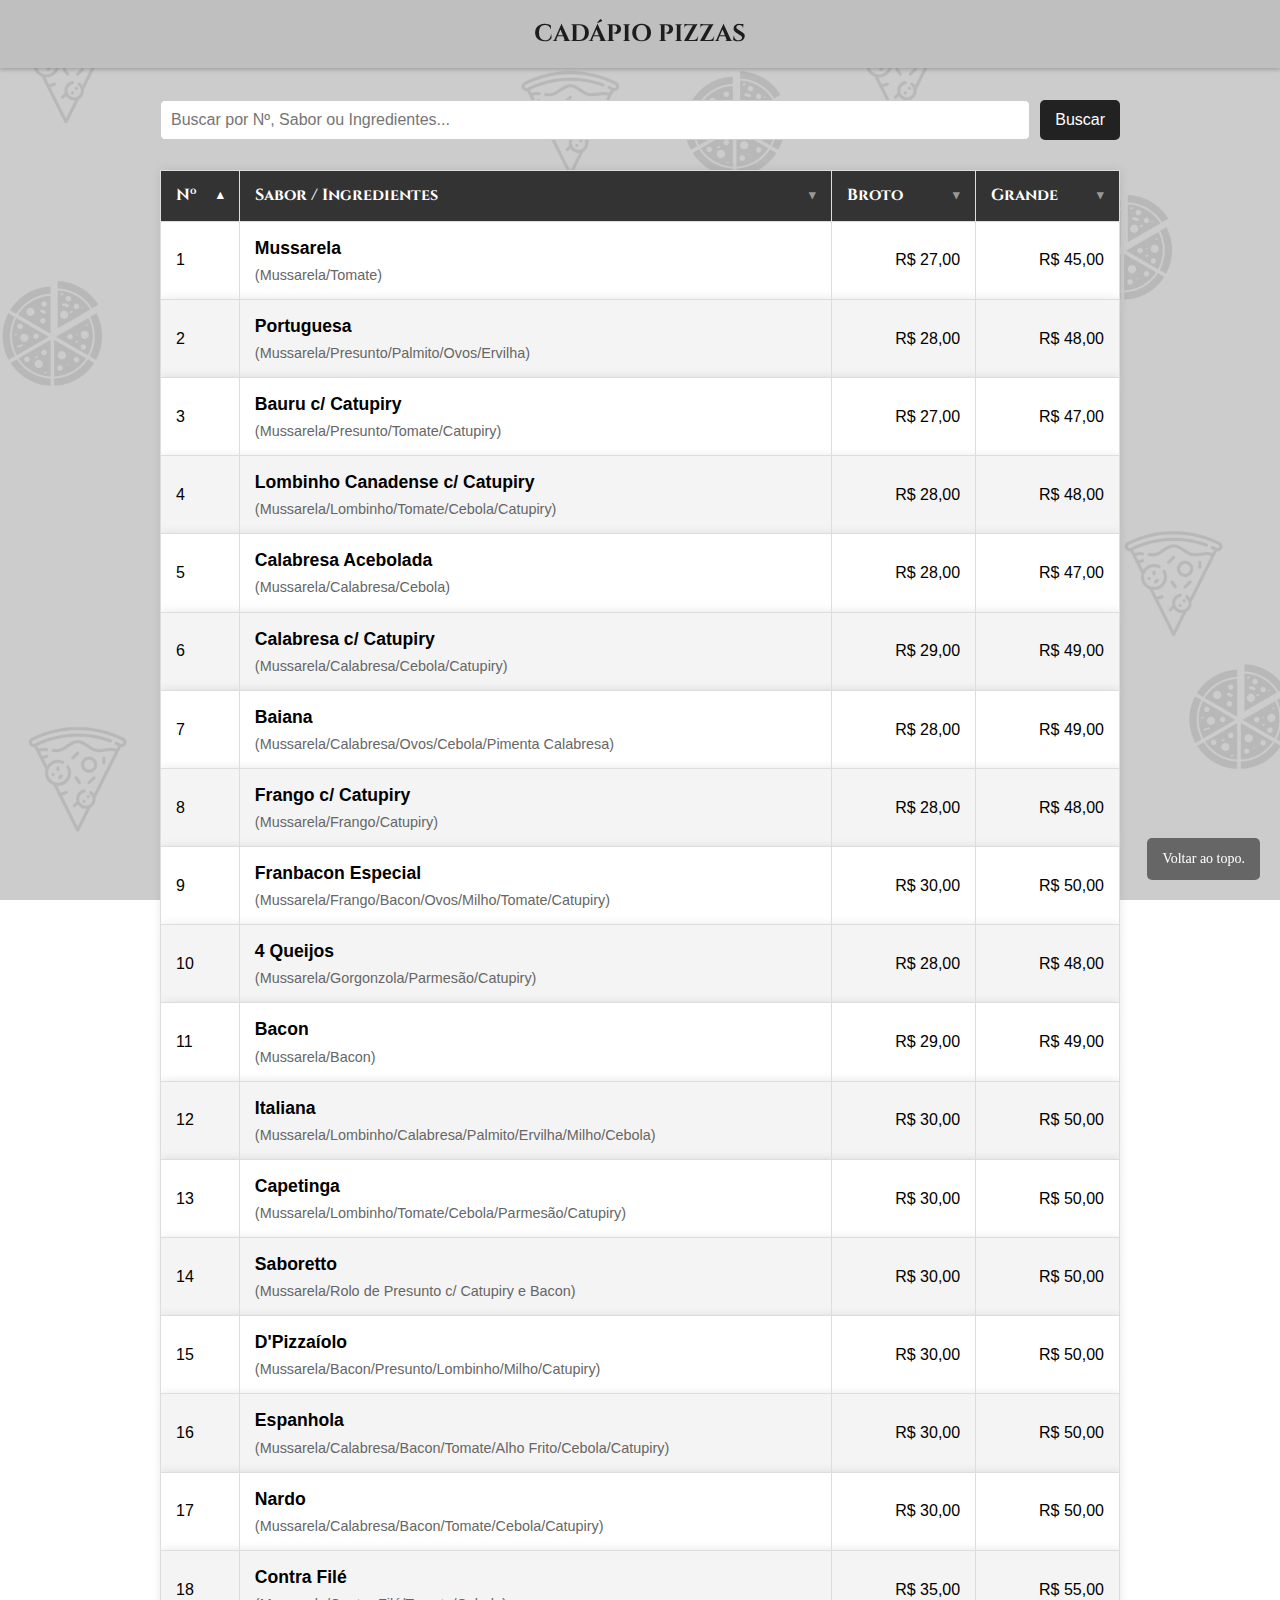
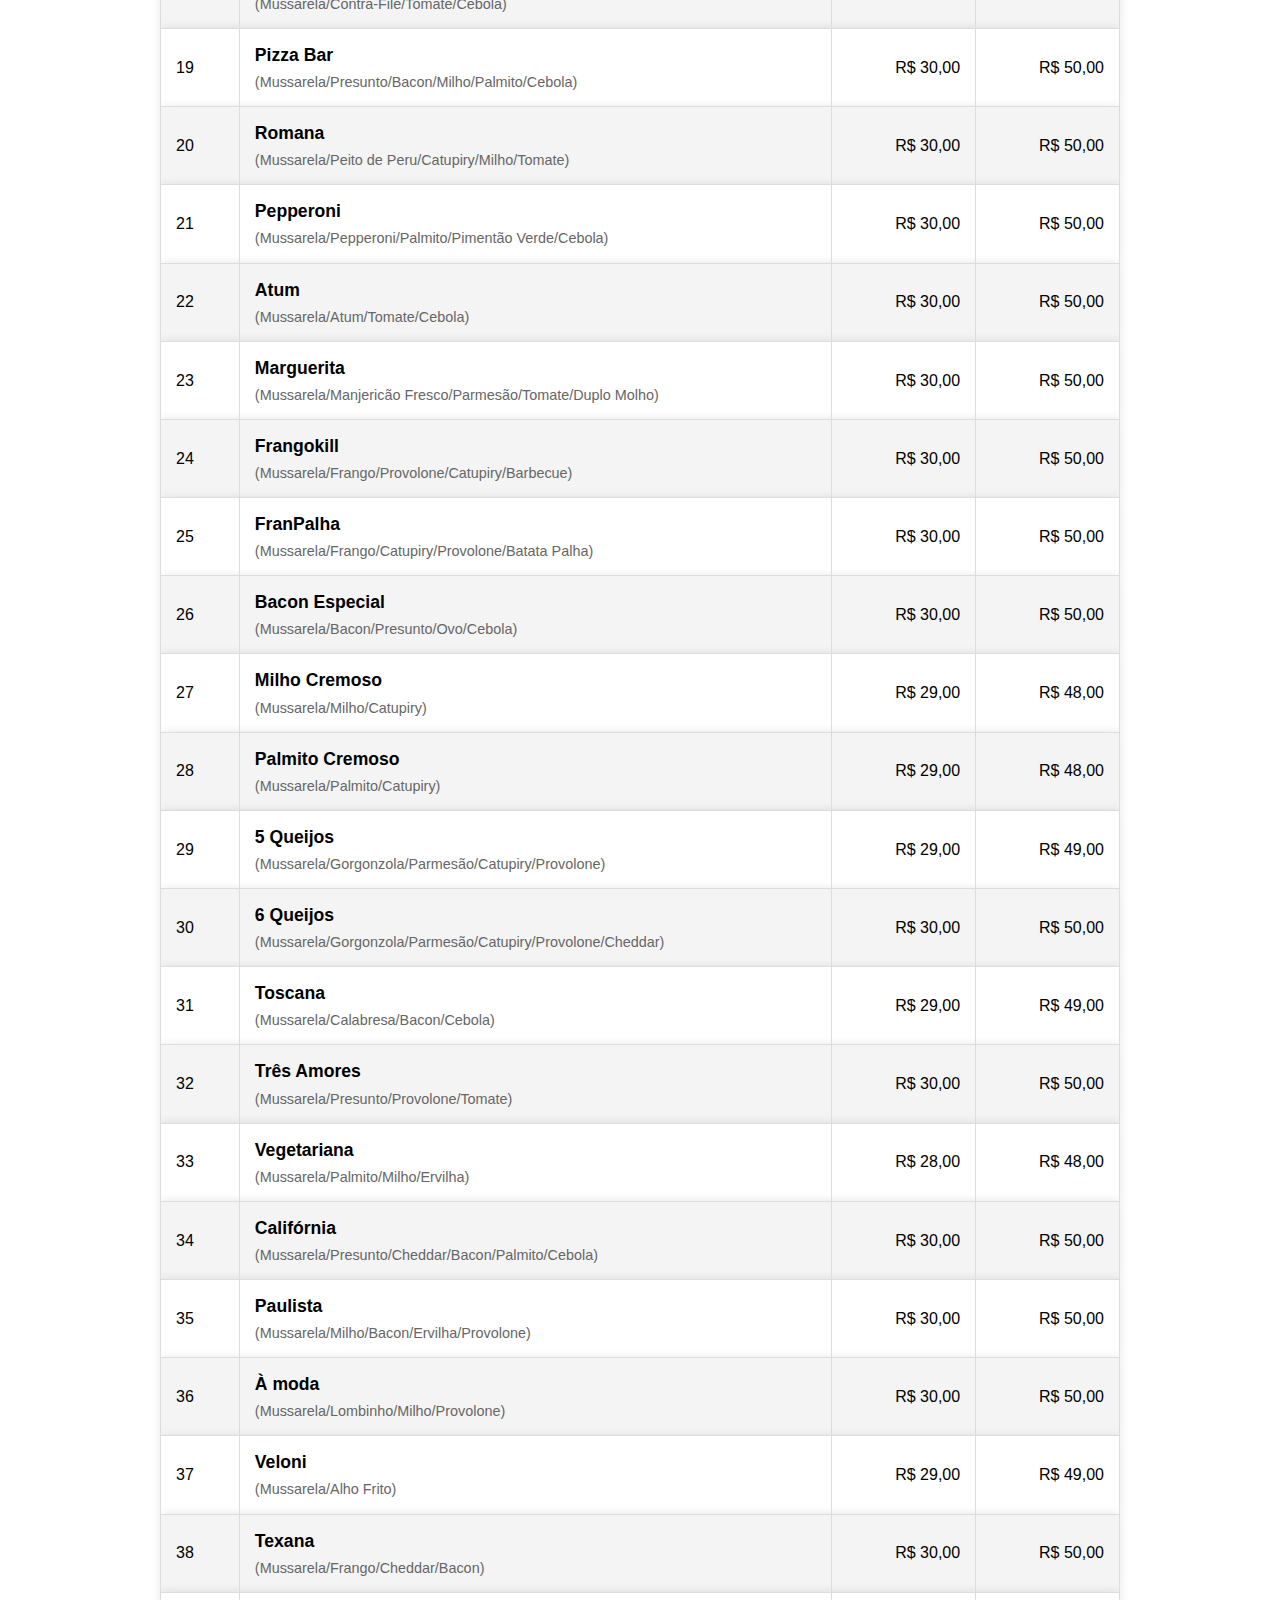
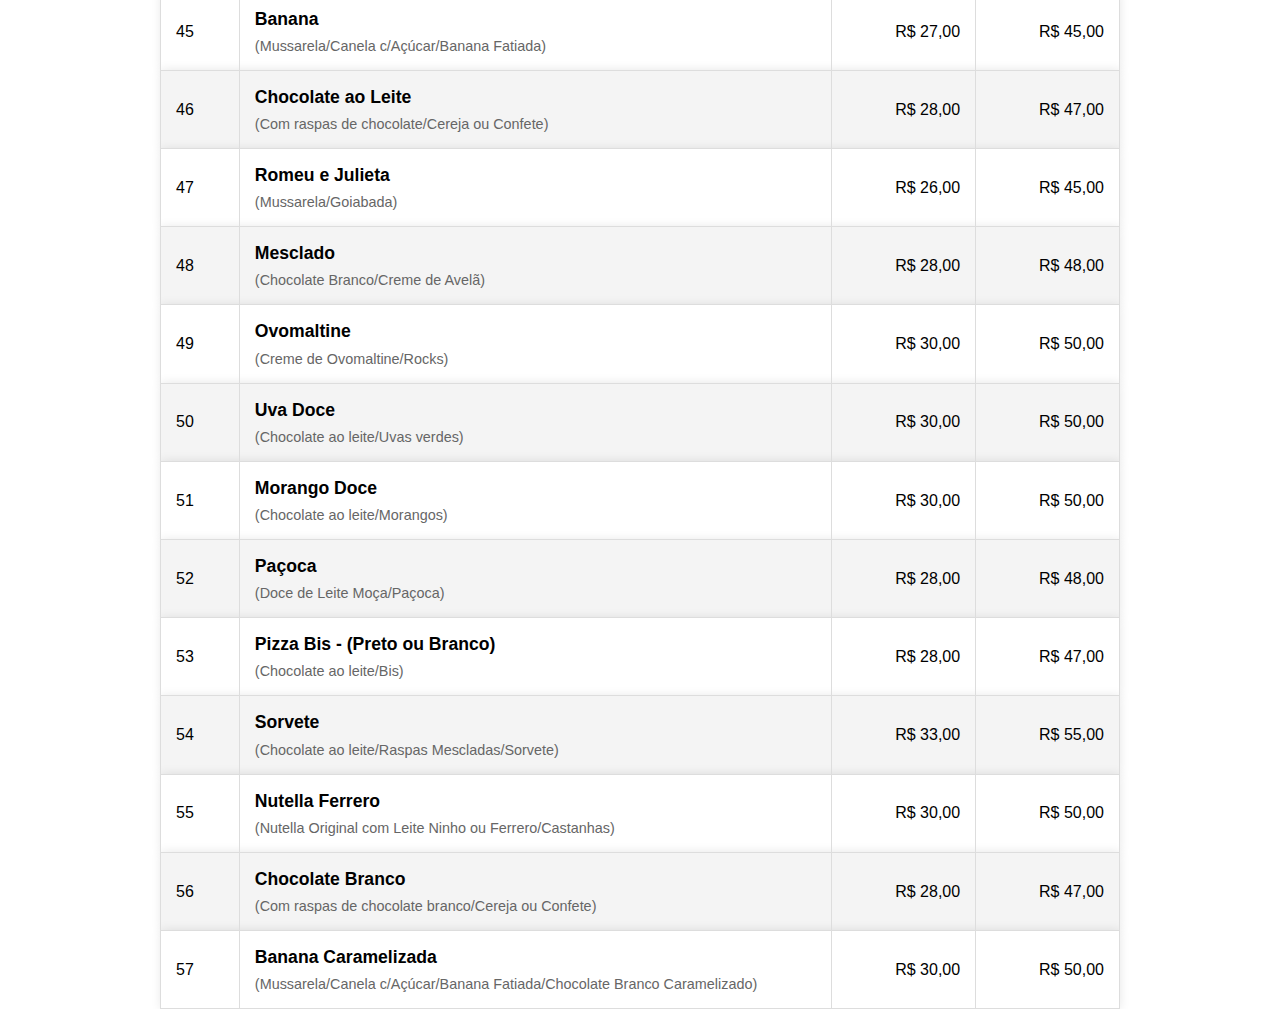
<file: tabelaDinamica/cardapio.html>
<!DOCTYPE html>
<html lang="pt-BR">
  <head>
    <meta charset="UTF-8" />
    <meta name="viewport" content="width=device-width, initial-scale=1.0" />
    <title>Cardápio - Pizzaria 27 de Março</title>
    <link rel="stylesheet" href="./Css/style.css" />

  </head>
  <body>
    <header>
      <h2>CADÁPIO PIZZAS</h2>
      </nav>
    </header>
    <div id="topodapagina"></div>
    <a href="#topodapagina" class="topoBtn">Voltar ao topo.</a>

    <div class="cardapio-principal">

      <div id="busca_container">
        <input
          type="text"
          id="busca_input"
          placeholder="Buscar por Nº, Sabor ou Ingredientes..."
        />
        <button id="botao_busca" type="button">Buscar</button>
      </div>

      <div id="tabela_container">
        <p>Carregando cardápio...</p>
      </div>
    </div>




    <script src="./js/cardapioscript.js"></script>
  </body>
</html>
</file>
<file: carrossel/css/style.css>
* {
  box-sizing: border-box;
  margin: 0;
  padding: 0;
}

body {
  display: flex;
  flex-direction: column;
  justify-content: center;
  align-items: center;
  min-height: 100vh;
  background-image: url(../imagens/fundoGrandecerto.png);
  padding-bottom: 100px;
}

header {
  background: #bfbfbf;
  color: #1d1d1d;
  padding: 15px 30px;
  position: fixed;
  top: 0;
  left: 0;
  width: 100%;
  font-family: "Cinzel", serif;
  z-index: 1000;
  box-shadow: 0 2px 4px rgba(0, 0, 0, 0.2);
}

.navbar {
  display: flex;
  justify-content: space-between;
  align-items: center;
}

.menu {
  list-style: none;
  display: flex;
  gap: 20px;
  font-size: 25px;
}

.menu a {
  text-decoration: none;
  color: #1d1d1d;
  font-weight: bold;
  font-size: 25px;
}

.carrosseis-container {
  display: flex;
  gap: 20px;
  margin-top: 120px;
}

.carrossel,
.carrossel-manual {
  position: relative;
  width: 300px;
  height: 300px;
  overflow: hidden;
  border-radius: 10px;
  box-shadow: 0 0 15px rgba(0, 0, 0, 0.5);
}

.carrossel img,
.carrossel-manual img {
  position: absolute;
  width: 100%;
  height: 100%;
  object-fit: cover;
  opacity: 0;
  transition: opacity 0.8s ease;
}

.carrossel img.ativo,
.carrossel-manual img.ativo {
  opacity: 1;
}

button.anterior,
button.proximo {
  position: absolute;
  top: 50%;
  transform: translateY(-50%);
  background-color: rgba(0, 0, 0, 0.5);
  color: white;
  border: none;
  font-size: 1.8rem;
  width: 50px;
  height: 50px;
  display: flex;
  justify-content: center;
  align-items: center;
  cursor: pointer;
  border-radius: 50%;
  z-index: 10;
  transition: background 0.3s;
  line-height: 1;
  padding: 0;
}

button.anterior:hover,
button.proximo:hover {
  background-color: rgba(0, 0, 0, 0.8);
}

button.anterior {
  left: 10px;
}

button.proximo {
  right: 10px;
}

.indicadores {
  position: absolute;
  bottom: 15px;
  width: 100%;
  display: flex;
  justify-content: center;
  gap: 8px;
}

.indicador {
  width: 12px;
  height: 12px;
  border-radius: 50%;
  background-color: rgba(255, 255, 255, 0.5);
  cursor: pointer;
  transition: background 0.3s;
}

.indicador.ativo {
  background-color: white;
}
</file>
<file: landPage/Css/Style.css>
@import url("https://fonts.googleapis.com/css2?family=Cinzel:wght@400..900&display=swap");

* {
  margin: 0;
  padding: 0;
  box-sizing: border-box;
}

body {
  line-height: 1.6;
  background-image: url(../Imagens/fundoGrandecerto.png);
  background-size: cover;
  background-position: center;
  background-attachment: fixed;
  margin: 0;
  padding: 0;
  height: 100vh;
  margin-top: 30px;
}

header {
  background: #bfbfbf;
  color: #1d1d1d;
  padding: 15px 30px;
  position: fixed;
  top: 0;
  left: 0;
  width: 100%;
  font-family: "Cinzel", serif;
  z-index: 1000;
  box-shadow: 0 2px 4px rgba(0, 0, 0, 0.2);
}

.navbar {
  display: flex;
  justify-content: space-between;
  align-items: center;
}

.menu {
  list-style: none;
  display: flex;
  gap: 20px;
  font-size: 25px;
}

.menu a {
  text-decoration: none;
  color: #1d1d1d;
  font-weight: bold;
  font-size: 25px;
}

.menu a:hover,
.menu a.ativo {
  text-decoration: underline;
}

.logo {
  font-size: 1.5rem;
  font-weight: bold;
}

.topoBtn {
  position: fixed;
  bottom: 20px;
  right: 20px;
  background-color: rgba(0, 0, 0, 0.5);
  color: white;
  padding: 10px 15px;
  border-radius: 5px;
  text-decoration: none;
  font-size: 14px;
  z-index: 1000;
}

.topoBtn:hover {
  background-color: rgba(0, 0, 0, 0.8);
}

.containerinicio {
  display: grid;
  grid-template-columns: 1fr 1fr;
  height: 100vh;
}

.parte2 {
  display: flex;
  justify-content: center;
  align-items: center;
  font-size: 2rem;
  padding: 50px;
  position: relative;
  border-left: 1px solid;
}

section#inicio h2 {
  font-family: "Cinzel", serif;
  margin-top: -100px;
}

section#inicio p {
  font-family: "Cinzel", serif;
  margin-top: 100px;
}

.parte1 {
  padding: 50px;
  position: relative;
}

div.parte1 img {
  width: 60%;
  height: 60%;
  top: 50%;
  left: 50%;
  transform: translate(-50%, -50%);
  box-shadow: 0px 0px 20px rgba(0, 0, 0, 0.5);
}

.pInicio {
  display: block;
  margin-left: auto;
  margin-right: auto;
  position: absolute;
}

.logoInicio {
  opacity: 0;
  display: block;
  margin-left: auto;
  margin-right: auto;
  position: absolute;
  transition: opacity 1.5s;
}

.logoInicio:hover {
  opacity: 1;
}

#inicio {
  color: rgb(0, 0, 0);
  text-align: center;
  padding: 100px 20px;
}

section#inicio h2 {
  font-size: 30px;
}

section#inicio p {
  font-size: 15px;
  text-align: left;
}

.containercontato {
  display: flex;
  width: 100%;
}

.containercontato1,
.containercontato2 {
  flex: 1;
  padding: 20px;
  box-sizing: border-box;
}

.contato {
  padding: 50px 20px;
  font-family: "Cinzel", serif;
}

.contato h2 {
  margin-bottom: 20px;
}

.localizacao {
  height: 150px;
  width: 350px;
  position: relative;
  top: 70px;
  left: 130px;
}

iframe {
  border-radius: 10px;
  box-shadow: 0px 0px 20px rgba(0, 0, 0, 0.5);
  width: 300px;
  height: 200px;
  transition: transform 0.3s ease;
  -webkit-border-radius: 10px;
  -moz-border-radius: 10px;
  -ms-border-radius: 10px;
  -o-border-radius: 10px;
}

iframe:hover {
  transform: scale(1.1);
}
</file>
<file: localizacao/css/style.css>
@import url("https://fonts.googleapis.com/css2?family=Cinzel:wght@400..900&display=swap");

* {
  margin: 0;
  padding: 0;
  box-sizing: border-box;
}

body {
  background-image: url(../fundo/fundoGrandecerto.png);
  background-size: cover;
  background-position: center;
  background-attachment: fixed;
  margin: 0;
  padding: 0;
  margin-top: 30px;
}

header {
  background: #bfbfbf;
  color: #1d1d1d;
  padding: 15px 30px;
  position: fixed;
  top: 0;
  left: 0;
  width: 100%;
  font-family: "Cinzel", serif;
  z-index: 1000;
  box-shadow: 0 2px 4px rgba(0, 0, 0, 0.2);
  text-align: center;
}

.localizacao {
  width: 70vw;
  height: 80vh;
  margin-top: 6vw;
  margin-left: 30vh;
}
iframe {
  border-radius: 10px;
  -webkit-border-radius: 10px;
  -moz-border-radius: 10px;
  -ms-border-radius: 10px;
  -o-border-radius: 10px;
  box-shadow: 5px 5px 20px 5px rgba(0, 0, 0, 0.4);
  transition: 0.3s;
}
iframe:hover {
  transform: scale(1.05);
  box-shadow: 0 0 20px rgba(0, 0, 0, 0.4);
}
</file>
<file: carrossel/css/carrossel.css>
* {
  box-sizing: border-box;
  margin: 0;
  padding: 0;
}

body {
  display: flex;
  flex-direction: column;
  justify-content: center;
  align-items: center;
  min-height: 100vh;
  background-image: url(../imagens/fundoGrandecerto.png);
  padding-bottom: 100px;
}

header {
  background: #bfbfbf;
  color: #1d1d1d;
  padding: 15px 30px;
  position: fixed;
  top: 0;
  left: 0;
  width: 100%;
  font-family: "Cinzel", serif;
  z-index: 1000;
  box-shadow: 0 2px 4px rgba(0, 0, 0, 0.2);
}

.navbar {
  display: flex;
  justify-content: space-between;
  align-items: center;
}

.menu {
  list-style: none;
  display: flex;
  gap: 20px;
  font-size: 25px;
}

.menu a {
  text-decoration: none;
  color: #1d1d1d;
  font-weight: bold;
  font-size: 25px;
}

.carrossel-grande {
  position: relative;
  width: 600px;
  height: 600px;
  overflow: hidden;
  border-radius: 20px;
  box-shadow: 0 0 30px rgba(0, 0, 0, 0.5);
  margin-top: 120px;
}

.carrossel-grande img {
  position: absolute;
  width: 100%;
  height: 100%;
  object-fit: cover;
  opacity: 0;
  transition: opacity 0.8s ease;
}

.carrossel-grande img.ativo {
  opacity: 1;
}

button.anterior,
button.proximo {
  position: absolute;
  top: 50%;
  transform: translateY(-50%);
  background-color: rgba(0, 0, 0, 0.5);
  color: white;
  border: none;
  font-size: 1.8rem;
  width: 50px;
  height: 50px;
  display: flex;
  justify-content: center;
  align-items: center;
  cursor: pointer;
  border-radius: 50%;
  z-index: 10;
  transition: background 0.3s;
  line-height: 1;
  padding: 0;
}

button.anterior:hover,
button.proximo:hover {
  background-color: rgba(0, 0, 0, 0.8);
}

button.anterior {
  left: 10px;
}

button.proximo {
  right: 10px;
}

.indicadores {
  position: absolute;
  bottom: 15px;
  width: 100%;
  display: flex;
  justify-content: center;
  gap: 8px;
}

.indicador {
  width: 12px;
  height: 12px;
  border-radius: 50%;
  background-color: rgba(255, 255, 255, 0.5);
  cursor: pointer;
  transition: background 0.3s;
}

.indicador.ativo {
  background-color: white;
}
</file>
<file: dadosEstudantis/css/escolar.css>
body {
  font-family: "SUSE Mono", sans-serif;
  background-color: #cccccc;
  margin: 0;
  padding: 0;
  display: flex;
  justify-content: center;
  padding: 30px 0;
}

.form-container {
  background-color: #ffffff;
  border-radius: 12px;
  box-shadow: 0 4px 15px rgba(0, 0, 0, 0.1);
  max-width: 1000px;
  width: 95%;
}

.form-title {
  color: #7300ff;
  font-size: 1.8rem;
  padding: 20px 50px 0;
  margin-bottom: 20px;
  border-bottom: 1px solid #eee;
  padding-bottom: 20px;
  text-align: center;
}

.secao p {
  font-size: 0.9rem;
  color: #555;
  margin: 0 0 5px 0;
  font-weight: bold;
}

.form-container input[type="text"],
.form-container input[type="number"],
.form-container input[type="date"],
.form-container input[type="tel"],
.form-container input[type="email"],
.form-container select,
.form-container textarea,
.form-container input[type="file"] {
  width: 100%;
  padding: 8px 10px;
  border: 1px solid #ccc;
  border-radius: 4px;
  box-sizing: border-box;
  transition: border-color 0.3s ease, box-shadow 0.3s ease;
  font-size: 1rem;
  color: #333;
}

.form-container textarea {
  min-height: 80px;
  resize: vertical;
}

.form-container input[type="text"]:focus,
.form-container input[type="number"]:focus,
.form-container input[type="date"]:focus,
.form-container input[type="tel"]:focus,
.form-container input[type="email"]:focus,
.form-container select:focus,
.form-container textarea:focus,
.form-container input[type="file"]:focus {
  border-color: #007bff;
  box-shadow: 0 0 0 3px rgba(0, 123, 255, 0.25);
  outline: none;
}

input[type="date"]::-webkit-calendar-picker-indicator {
  opacity: 0;
  width: 100%;
  cursor: pointer;
  position: absolute;
}
input[type="date"] {
  position: relative;
}

.tipo-inst label,
.sexo label {
  margin-right: 20px;
  font-weight: normal;
  color: #333;
  display: inline-block;
}

.secao {
  display: flex;
  flex-wrap: wrap;
  align-items: flex-start;
  gap: 30px;
  padding: 20px 50px;
}

.aluno-nome {
  width: 40%;
}
.aluno-identificacao {
  width: 20%;
}
.aluno-datanascimento {
  width: 20%;
}
.aluno-datacadastro {
  width: 15%;
}
.aluno-matricula {
  width: 15%;
}

.inst-nome {
  width: 45%;
}
.inst-tipo {
  width: 25%;
}
.inst-cidade {
  width: 25%;
}
.inst-estado {
  width: 10%;
}

.esc-nivel {
  width: 20%;
}
.esc-curso {
  width: 25%;
}
.esc-serie {
  width: 25%;
}
.esc-turno {
  width: 15%;
}
.esc-situacao {
  width: 15%;
}

.data-inicio {
  width: 23%;
}
.data-termino {
  width: 23%;
}
.data-matricula {
  width: 23%;
}
.data-conclusao {
  width: 23%;
}
</file>
<file: dadosPessoais/css/pessoafisica.css>
body {
  font-family: "Alan Sans", sans-serif;
  background-color: #cccccc;
  margin: 0;
  padding: 0;
  display: flex;
  justify-content: center;
  padding: 30px 0;
}

.form-container {
  background-color: #ffffff;
  border-radius: 12px;
  box-shadow: 0 4px 15px rgba(0, 0, 0, 0.1);
  max-width: 1000px;
  width: 95%;
}

.form-title {
  color: #007bff;
  font-size: 1.8rem;
  padding: 20px 50px 0;
  margin-bottom: 20px;
  border-bottom: 1px solid #eee;
  padding-bottom: 20px;
}

.secao1 p,
.secao2 p,
.secao3 p,
.secao4 p,
.secao5 p {
  font-size: 0.9rem;
  color: #555;
  margin: 0 0 5px 0;
  font-weight: bold;
}

.form-container input[type="text"],
.form-container input[type="number"],
.form-container input[type="date"],
.form-container input[type="tel"],
.form-container input[type="email"] {
  width: 100%;
  padding: 10px 12px;
  border: 1px solid #ccc;
  border-radius: 6px;
  box-sizing: border-box;
  transition: border-color 0.3s ease, box-shadow 0.3s ease;
  font-size: 1rem;
  color: #333;
}

.form-container input[type="text"]:focus,
.form-container input[type="number"]:focus,
.form-container input[type="date"]:focus,
.form-container input[type="tel"]:focus,
.form-container input[type="email"]:focus {
  border-color: #007bff;
  box-shadow: 0 0 0 3px rgba(0, 123, 255, 0.25);
  outline: none;
}

.secao2,
.secao4,
.secao5 {
  display: flex;
  align-items: flex-start;
  gap: 30px;
  padding: 20px 50px;
}

.secao3 {
  display: flex;
  flex-wrap: wrap;
  gap: 30px;
  padding: 20px 50px;
}

.secao1 {
  display: flex;
  flex-wrap: wrap;
  align-items: flex-start;
  gap: 30px;
  padding: 20px 50px;
}
.nome {
  width: 45%;
}
.cpf {
  width: 20%;
}
.rg {
  width: 20%;
}
.datanasci {
  width: 25%;
}
.sexo {
  width: 25%;
}
.secao2 {
  display: flex;
  align-items: center;
  gap: 100px;
  padding: 50px;
}
.emissor {
  width: 10%;
}
.uf {
  width: 10%;
}
.dataexpe {
  width: 20%;
}
.naturalidade {
  width: 20%;
}
.secao3 {
  display: flex;
  flex-wrap: wrap;
  gap: 20px;
  padding: 50px;
}

.cep {
  width: 10%;
}
.estado {
  width: 8%;
}

.secao3 input[type="text"],
.secao3 input[type="number"] {
  width: 100%;
  box-sizing: border-box;
}

.cidade {
  width: 20%;
}
.logradouro {
  width: 25%;
}
.rua {
  width: 20%;
}
.numero_res {
  width: 10%;
}
.bairro {
  width: 20%;
}
.secao4 {
  display: flex;
  align-items: center;
  gap: 100px;
  padding: 50px;
}
.dddresidencial {
  width: 5%;
}
.numeroresidencial {
  width: 10%;
}
.celular {
  width: 10%;
}
.email {
  width: 20%;
}
.secao5 {
  display: flex;
  align-items: center;
  gap: 100px;
  padding: 50px;
}
.nome_pai {
  width: 20%;
}
.nome_mae {
  width: 20%;
}
.data_cadastro {
  width: 20%;
}
</file>
<file: dadosPostais/css/cadastro_postal.css>
body {
  font-family: "Alan Sans", sans-serif;
  background-color: #cccccc;
  margin: 0;
  padding: 0;
  display: flex;
  justify-content: center;
  padding: 30px 0;
}

.form-container {
  background-color: #ffffff;
  border-radius: 12px;
  box-shadow: 0 4px 15px rgba(0, 0, 0, 0.1);
  max-width: 1000px;
  width: 95%;
  padding-bottom: 30px;
}

.nav-menu {
  display: flex;
  justify-content: center;
  gap: 20px;
  padding: 15px 50px 0;
  border-bottom: 1px solid #eee;
  margin-bottom: 20px;
}

.nav-menu a {
  text-decoration: none;
  color: #555;
  padding: 10px 15px;
  font-size: 1rem;
  font-weight: bold;
  transition: color 0.3s, border-bottom 0.3s;
}

.nav-menu a:hover {
  color: #007bff;
}

.nav-menu a.active {
  color: #007bff;
  border-bottom: 3px solid #007bff;
}

.form-title {
  color: #007bff;
  font-size: 1.8rem;
  padding: 0 50px 20px;
  margin-bottom: 20px;
  border-bottom: 1px solid #eee;
  padding-bottom: 20px;
  text-align: right;
}

.secao1 p,
.secao2 p {
  font-size: 0.9rem;
  color: #555;
  margin: 0 0 5px 0;
  font-weight: bold;
}

.form-container input[type="text"],
.form-container input[type="number"] {
  width: 100%;
  padding: 10px 12px;
  border: 1px solid #ccc;
  border-radius: 6px;
  box-sizing: border-box;
  transition: border-color 0.3s ease, box-shadow 0.3s ease;
  font-size: 1rem;
  color: #333;
}

.form-container input[type="text"]:focus,
.form-container input[type="number"]:focus {
  border-color: #007bff;
  box-shadow: 0 0 0 3px rgba(0, 123, 255, 0.25);
  outline: none;
}

.secao1 {
  display: flex;
  flex-wrap: wrap;
  gap: 30px;
  padding: 20px 50px;
}

.cep {
  width: 10%;
}
.estado {
  width: 10%;
}
.cidade {
  width: 20%;
}
.tipo_logradouro {
  width: 15%;
}
.nome_rua {
  width: 25%;
}
.bairro {
  width: 15%;
}
.numero_res {
  width: 7%;
}
.pais {
  width: 10%;
}

.secao2 {
  display: flex;
  padding: 0 50px;
}

.secao2 button {
  padding: 10px 25px;
  background-color: #007bff;
  color: white;
  border: none;
  border-radius: 4px;
  font-size: 1rem;
  cursor: pointer;
  transition: background-color 0.3s;
}

.secao2 button:hover {
  background-color: #0056b3;
}
</file>
<file: landPage/Css/cardapioestilo.css>
.topoBtn {
  position: fixed;
  bottom: 20px;
  right: 20px;
  background-color: rgba(0, 0, 0, 0.5);
  color: white;
  padding: 10px 15px;
  border-radius: 5px;
  text-decoration: none;
  font-size: 14px;
  z-index: 1000;
}

.topoBtn:hover {
  background-color: rgba(0, 0, 0, 0.8);
}

table {
  width: 100%;
  border-collapse: collapse;
}

.sabor {
  text-align: left;
}

.preco {
  text-align: right;
  width: 100px;
}

.bordassalgadas,
.bordasdoces {
  position: flex;
  margin-top: 100px;
  padding: 0px 20px 20px 20px;
}

.containercardapio,
.containercardapiodoces {
  display: flex;
  justify-content: center;
  margin-top: 100px;
}

.cardapio1,
.cardapio2,
.cardapiodoces1,
.cardapiodoces2 {
  flex: 1;
  padding: 20px;
}

.cardapio1,
.cardapiodoces1 {
  border-right: 1px solid;
}

.cardapio2,
.cardapiodoces2 {
  border-left: 1px solid;
}

.containercardapiocalzone,
.containercardapiomassas {
  display: flex;
  justify-content: center;
  margin-top: 100px;
}

.cardapiocalzone1,
.cardapiocalzone2,
.cardapiomassas1,
.cardapiomassas2 {
  flex: 1;
  padding: 20px;
  border-left: none;
  border-right: none;
}

.cardapiolanches,
.cardapioadicionais,
.cardapiobebidas {
  margin-top: 100px;
  padding: 20px;
  max-width: 100%;
  box-sizing: border-box;
}
</file>
<file: tabelaDinamica/Css/style.css>
@import url("https://fonts.googleapis.com/css2?family=Cinzel:wght@400..900&display=swap");

* {
  margin: 0;
  padding: 0;
  box-sizing: border-box;
}

body {
  line-height: 1.6;
  background-image: url(../Imagens/fundoGrandecerto.png);
  background-size: cover;
  background-position: center;
  background-attachment: fixed;
  margin: 0;
  padding: 0;
  height: 100vh;
  margin-top: 30px;
}

header {
  background: #bfbfbf;
  color: #1d1d1d;
  padding: 15px 30px;
  position: fixed;
  top: 0;
  left: 0;
  width: 100%;
  font-family: "Cinzel", serif;
  z-index: 1000;
  box-shadow: 0 2px 4px rgba(0, 0, 0, 0.2);
  text-align: center;
}

.topoBtn {
  position: fixed;
  bottom: 20px;
  right: 20px;
  background-color: rgba(0, 0, 0, 0.5);
  color: white;
  padding: 10px 15px;
  border-radius: 5px;
  text-decoration: none;
  font-size: 14px;
  z-index: 1000;
}

.topoBtn:hover {
  background-color: rgba(0, 0, 0, 0.8);
}

.cardapio-principal {
  max-width: 1000px;
  margin: 100px auto 50px auto;
  padding: 0px 20px;
}

.cardapio-principal h2 {
  font-family: "Cinzel", serif;
  text-align: center;
  margin-bottom: 20px;
}

#busca_container {
  display: flex;
  gap: 10px;
  margin-bottom: 30px;
}

#busca_input {
  flex-grow: 1;
  padding: 10px;
  border: 1px solid #ccc;
  border-radius: 5px;
  font-size: 16px;
}

#botao_busca {
  padding: 10px 15px;
  background-color: #222;
  color: white;
  border: none;
  border-radius: 5px;
  cursor: pointer;
  font-size: 16px;
  transition: background-color 0.3s;
}

#botao_busca:hover {
  background-color: #444;
}

table {
  width: 100%;
  border-collapse: collapse;
  font-family: Arial, sans-serif;
}

#tabela_cardapio tr {
  background-color: white;
  box-shadow: 0 0 10px rgba(0, 0, 0, 0.1);
}

#tabela_cardapio tr:nth-child(even) {
  background-color: #f4f4f4;
  box-shadow: 0 0 10px rgba(0, 0, 0, 0.1);
}

#tabela_cardapio th,
#tabela_cardapio td {
  padding: 12px 15px;
  border: 1px solid #ddd;
}

#tabela_cardapio th {
  background-color: #333;
  color: white;
  text-align: left;
  font-weight: bold;
  font-family: "Cinzel", serif;
  cursor: pointer;
  user-select: none;
  position: relative;
  padding-right: 35px !important;
}

.nome-pizza {
  font-weight: bold;
  font-size: 1.1em;
  display: block;
}

.ingredientes {
  font-size: 0.9em;
  color: #666;
  margin-top: 2px;
}

#tabela_cardapio th::after {
  content: "▾";
  position: absolute;
  right: 15px;
  color: #999;
  font-size: 0.8em;
  top: 50%;
  transform: translateY(-50%);
}

#tabela_cardapio th.ordenacao-ativa::after {
  color: #fff;
}

#tabela_cardapio th.ordenacao-ativa.asc::after {
  content: "▴";
}
#tabela_cardapio th.ordenacao-ativa.desc::after {
  content: "▾";
}

.sabor {
  text-align: left;
  width: 70%;
}

.preco {
  text-align: right;
  width: 15%;
}

.bordassalgadas,
.bordasdoces {
  margin: 50px auto;
  max-width: 1000px;
  padding: 0px 20px;
}

.containercardapiocalzone,
.containercardapiomassas,
.cardapiolanches,
.cardapioadicionais,
.cardapiobebidas {
  margin: 50px auto;
  max-width: 1000px;
  padding: 0px 20px;
}
</file>
